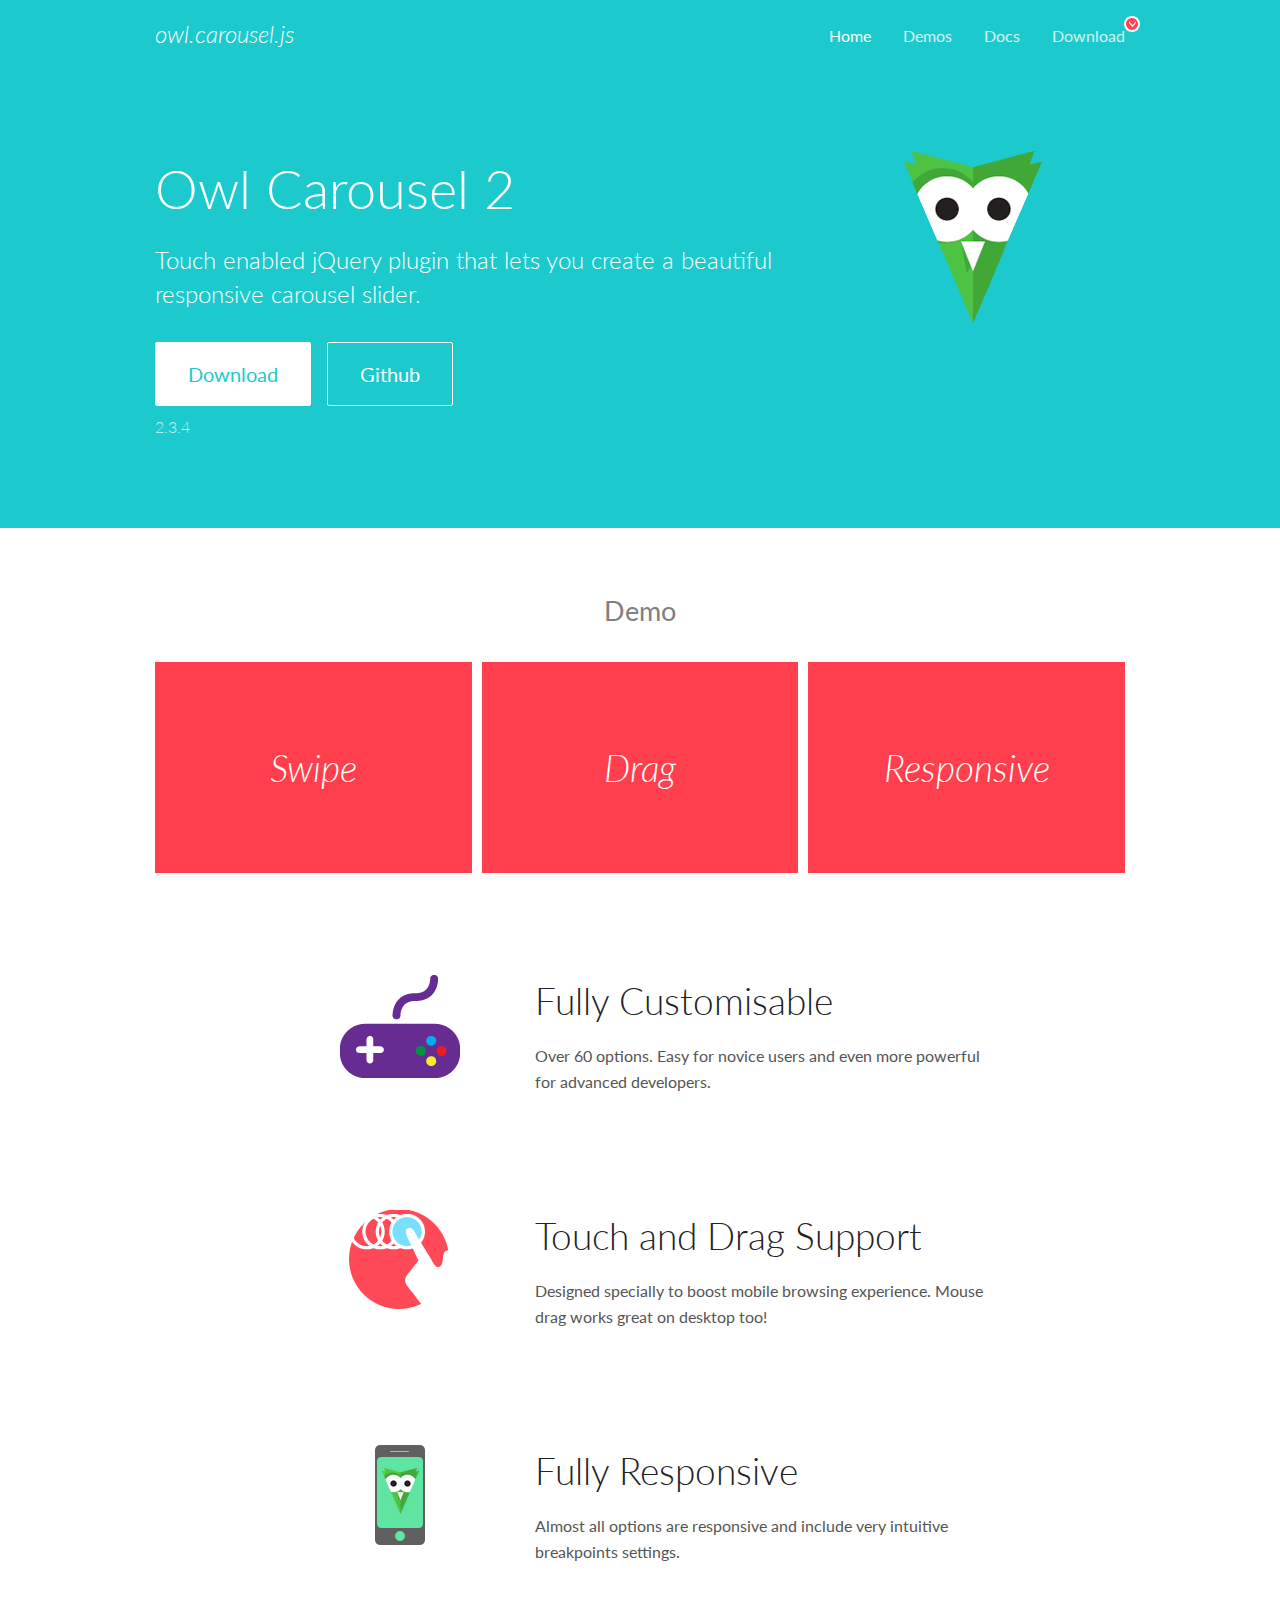
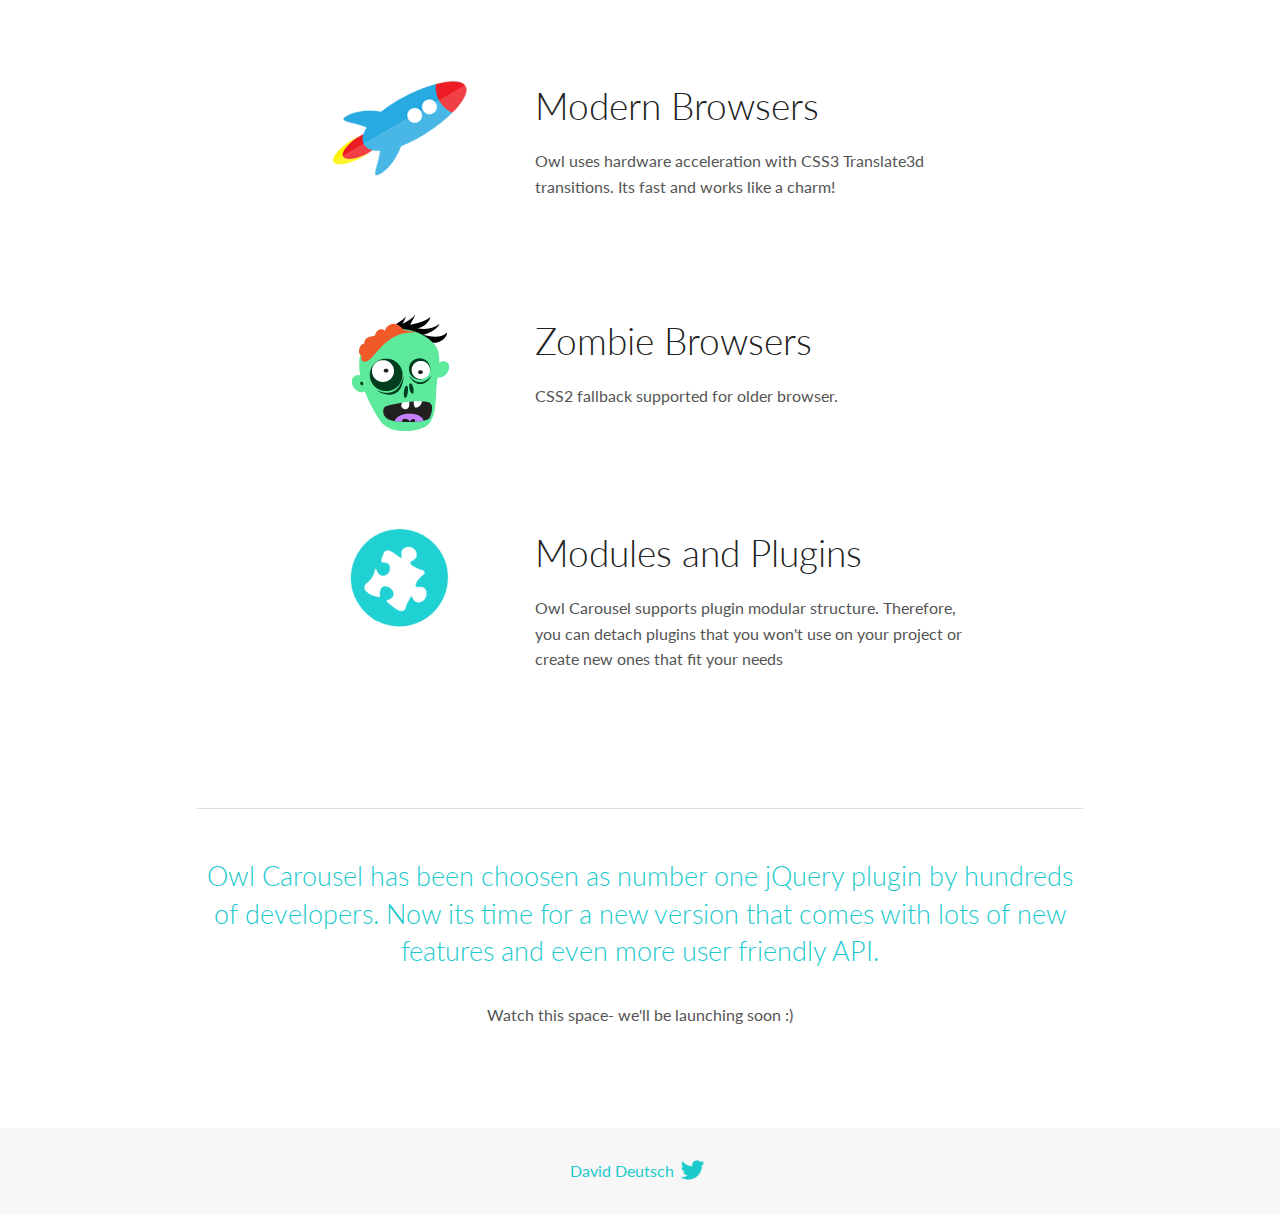
<file: Gym24/OwlCarousel2-2.3.4/OwlCarousel2-2.3.4/docs/index.html>
<!DOCTYPE html>
<html lang="en">
  <head>

    <!-- head -->
    <meta charset="utf-8">
    <meta name="msapplication-tap-highlight" content="no" />
    <meta name="viewport" content="width=device-width, initial-scale=1.0" />
    <meta name="description" content="Touch enabled jQuery plugin that lets you create beautiful responsive carousel slider.">
    <meta name="author" content="David Deutsch">
    <title>
      Home | Owl Carousel | 2.3.4
    </title>

    <!-- Stylesheets -->
    <link href='https://fonts.googleapis.com/css?family=Lato:300,400,700,400italic,300italic' rel='stylesheet' type='text/css'>
    <link rel="stylesheet" href="assets/css/docs.theme.min.css">

    <!-- Owl Stylesheets -->
    <link rel="stylesheet" href="assets/owlcarousel/assets/owl.carousel.min.css">
    <link rel="stylesheet" href="assets/owlcarousel/assets/owl.theme.default.min.css">

    <!-- HTML5 shim and Respond.js IE8 support of HTML5 elements and media queries -->

    <!--[if lt IE 9]>
      <script src="https://oss.maxcdn.com/libs/html5shiv/3.7.0/html5shiv.js"></script>
      <script src="https://oss.maxcdn.com/libs/respond.js/1.3.0/respond.min.js"></script>
    <![endif]-->

    <!-- Favicons -->
    <link rel="apple-touch-icon-precomposed" sizes="144x144" href="assets/ico/apple-touch-icon-144-precomposed.png">
    <link rel="shortcut icon" href="assets/ico/favicon.png">
    <link rel="shortcut icon" href="favicon.ico">

    <!-- Yeah i know js should not be in header. Its required for demos.-->

    <!-- javascript -->
    <script src="assets/vendors/jquery.min.js"></script>
    <script src="assets/owlcarousel/owl.carousel.js"></script>
  </head>
  <body>

    <!-- header -->
    <header class="header">
      <div class="row">
        <div class="large-12 columns">
          <div class="brand left">
            <h3>
              <a href="/OwlCarousel2/">owl.carousel.js</a> 
            </h3>
          </div>
          <a id="toggle-nav" class="right">
            <span></span> <span></span> <span></span> 
          </a> 
          <div class="nav-bar">
            <ul class="clearfix">
              <li class="active">
                <a href="/OwlCarousel2/index.html">Home</a> 
              </li>
              <li> <a href="/OwlCarousel2/demos/demos.html">Demos</a>  </li>
              <li> <a href="/OwlCarousel2/docs/started-welcome.html">Docs</a>  </li>
              <li>
                <a href="https://github.com/OwlCarousel2/OwlCarousel2/archive/2.3.4.zip">Download</a> 
                <span class="download"></span> 
              </li>
            </ul>
          </div>
        </div>
      </div>
    </header>

    <!-- home panel -->
    <section id="hero">
      <div class="row">
        <div class="large-8 medium-8 columns">
          <h1>Owl Carousel 2</h1>
          <h4>Touch enabled jQuery plugin that lets you create a beautiful responsive carousel slider.</h4>
          <a href="https://github.com/OwlCarousel2/OwlCarousel2/archive/2.3.4.zip" class="hero-button">Download</a> 
          <a href="https://github.com/OwlCarousel2/OwlCarousel2" class="hero-button outline">Github</a> 
          <p>2.3.4</p>
        </div>
        <div class="large-4 medium-4 columns">
          <img class="owl-logo" src="assets/img/owl-logo.png" alt="mr. Owl">
        </div>
      </div>
    </section>

    <!-- body -->
    <div class="home-demo">
      <div class="row">
        <div class="large-12 columns">
          <h3>Demo</h3>
          <div class="owl-carousel">
            <div class="item">
              <h2>Swipe</h2>
            </div>
            <div class="item">
              <h2>Drag</h2>
            </div>
            <div class="item">
              <h2>Responsive</h2>
            </div>
            <div class="item">
              <h2>CSS3</h2>
            </div>
            <div class="item">
              <h2>Fast</h2>
            </div>
            <div class="item">
              <h2>Easy</h2>
            </div>
            <div class="item">
              <h2>Free</h2>
            </div>
            <div class="item">
              <h2>Upgradable</h2>
            </div>
            <div class="item">
              <h2>Tons of options</h2>
            </div>
            <div class="item">
              <h2>Infinity</h2>
            </div>
            <div class="item">
              <h2>Auto Width</h2>
            </div>
          </div>
        </div>
      </div>
    </div>
    <script>
      var owl = $('.owl-carousel');
      owl.owlCarousel({
        margin: 10,
        loop: true,
        responsive: {
          0: {
            items: 1
          },
          600: {
            items: 2
          },
          1000: {
            items: 3
          }
        }
      })
    </script>

    <!-- features -->
    <div id="features">
      <div class="row">
        <div class="small-12 medium-9 small-centered columns">
          <section class="row feature">
            <div class="medium-4 small-12 columns">
              <img src="assets/img/feature-options.png" alt="">
            </div>
            <div class="medium-8 small-12 columns">
              <h2>Fully Customisable</h2>
              <p>Over 60 options. Easy for novice users and even more powerful for advanced developers.</p>
            </div>
          </section>
          <section class="row feature">
            <div class="medium-4 small-12 columns">
              <img src="assets/img/feature-drag.png" alt="">
            </div>
            <div class="medium-8 small-12 columns">
              <h2>Touch and Drag Support</h2>
              <p>Designed specially to boost mobile browsing experience. Mouse drag works great on desktop too!</p>
            </div>
          </section>
          <section class="row feature">
            <div class="medium-4 small-12 columns">
              <img src="assets/img/feature-responsive.png" alt="">
            </div>
            <div class="medium-8 small-12 columns">
              <h2>Fully Responsive</h2>
              <p>Almost all options are responsive and include very intuitive breakpoints settings.</p>
            </div>
          </section>
          <section class="row feature">
            <div class="medium-4 small-12 columns">
              <img src="assets/img/feature-modern.png" alt="">
            </div>
            <div class="medium-8 small-12 columns">
              <h2>Modern Browsers</h2>
              <p>Owl uses hardware acceleration with CSS3 Translate3d transitions. Its fast and works like a charm! </p>
            </div>
          </section>
          <section class="row feature">
            <div class="medium-4 small-12 columns">
              <img src="assets/img/feature-zombie.png" alt="">
            </div>
            <div class="medium-8 small-12 columns">
              <h2>Zombie Browsers</h2>
              <p>CSS2 fallback supported for older browser.</p>
            </div>
          </section>
          <section class="row feature">
            <div class="medium-4 small-12 columns">
              <img src="assets/img/feature-module.png" alt="">
            </div>
            <div class="medium-8 small-12 columns">
              <h2>Modules and Plugins</h2>
              <p>Owl Carousel supports plugin modular structure. Therefore, you can detach plugins that you won&#x27;t use on your project or create new ones that fit your needs</p>
            </div>
          </section>
        </div>
      </div>
    </div>

    <!-- footer -->
    <section id="teaser-text">
      <div class="row">
        <div class="small-12 medium-11 small-centered columns">
          <hr>
          <h3 id="owl-carousel-has-been-choosen-as-number-one-jquery-plugin-by-hundreds-of-developers-now-its-time-for-a-new-version-that-comes-with-lots-of-new-features-and-even-more-user-friendly-api-">Owl Carousel has been choosen as number one jQuery plugin by hundreds of developers. Now its time for a new version that comes with lots of new features and even more user friendly API.</h3>
          <p>Watch this space- we&#39;ll be launching soon :)</p>
        </div>
      </div>
    </section>

    <!-- footer -->
    <footer class="footer">
      <div class="row">
        <div class="large-12 columns">
          <h5>
            <a href="/OwlCarousel2/docs/support-contact.html">David Deutsch</a> 
            <a id="custom-tweet-button" href="https://twitter.com/share?url=https://github.com/OwlCarousel2/OwlCarousel2&text=Owl Carousel - This is so awesome! " target="_blank"></a> 
          </h5>
        </div>
      </div>
    </footer>

    <!-- vendors -->
    <script src="assets/vendors/highlight.js"></script>
    <script src="assets/js/app.js"></script>
  </body>
</html>
</file>
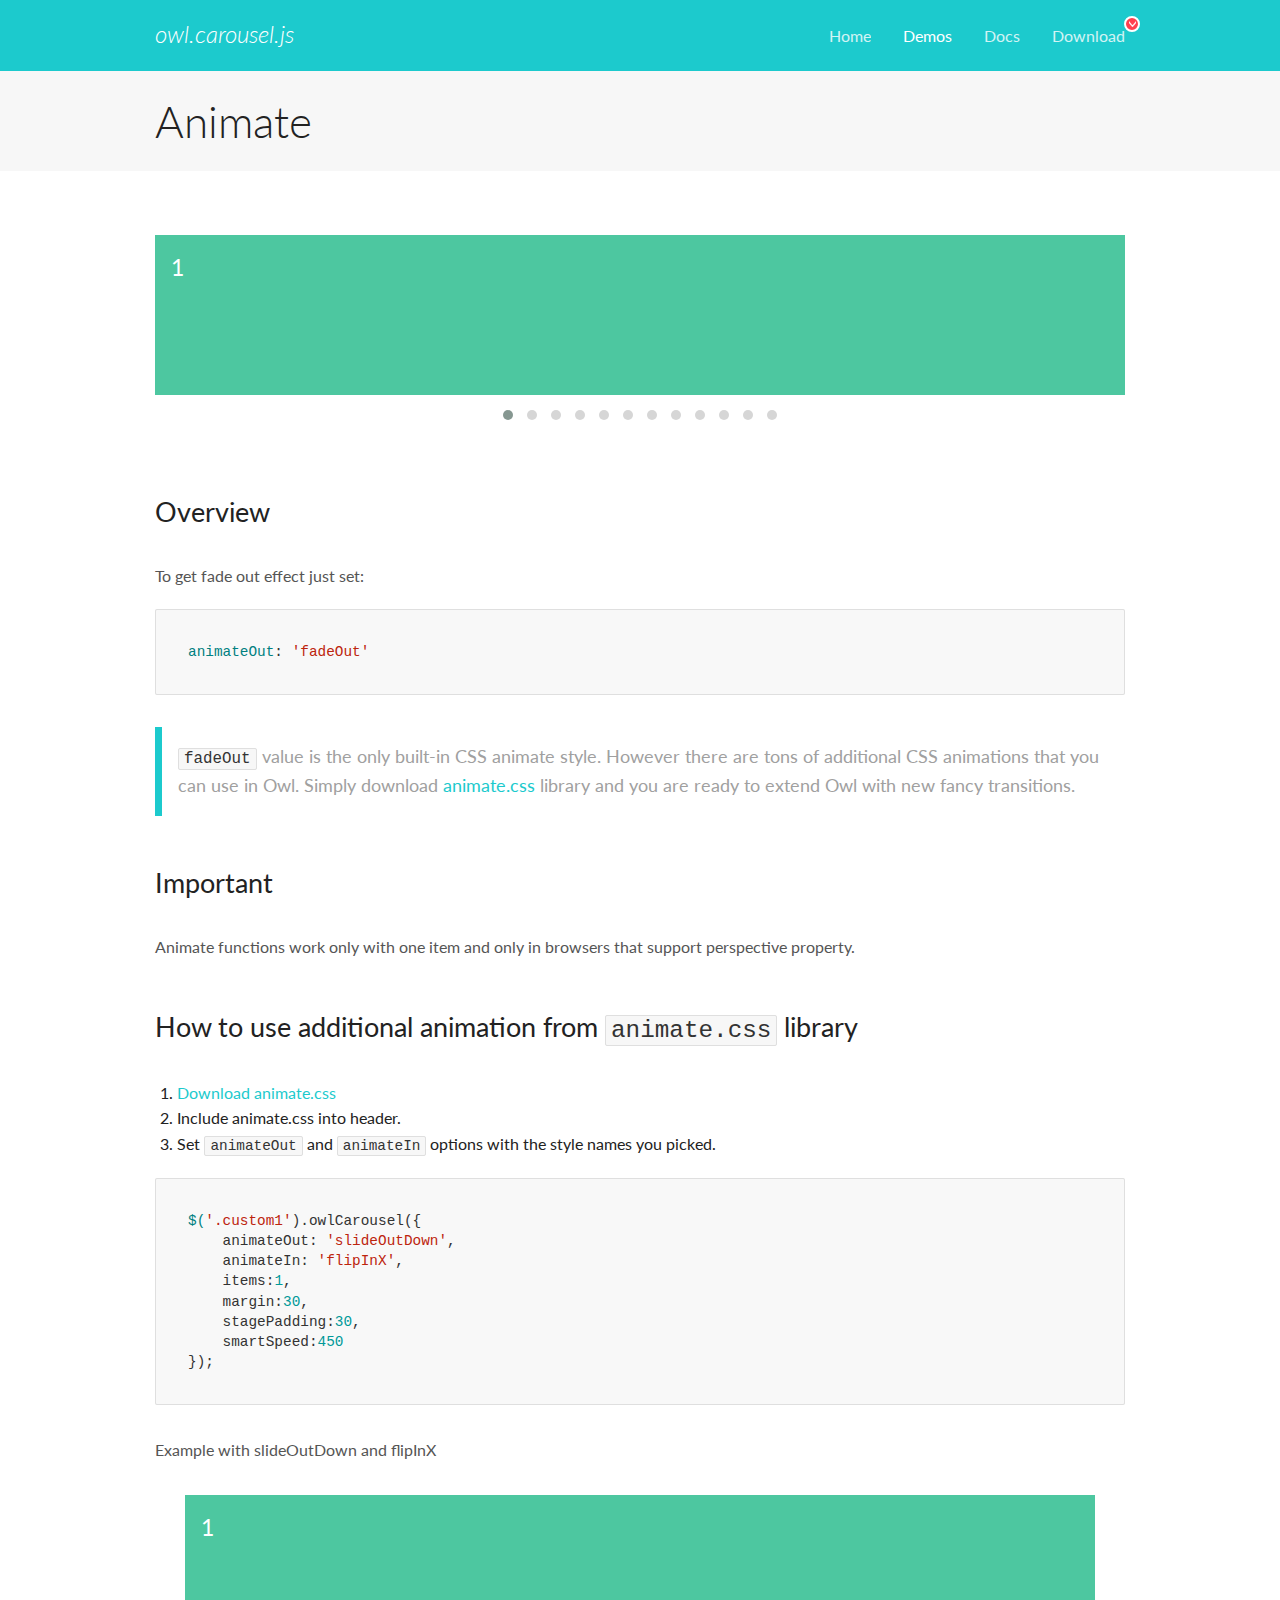
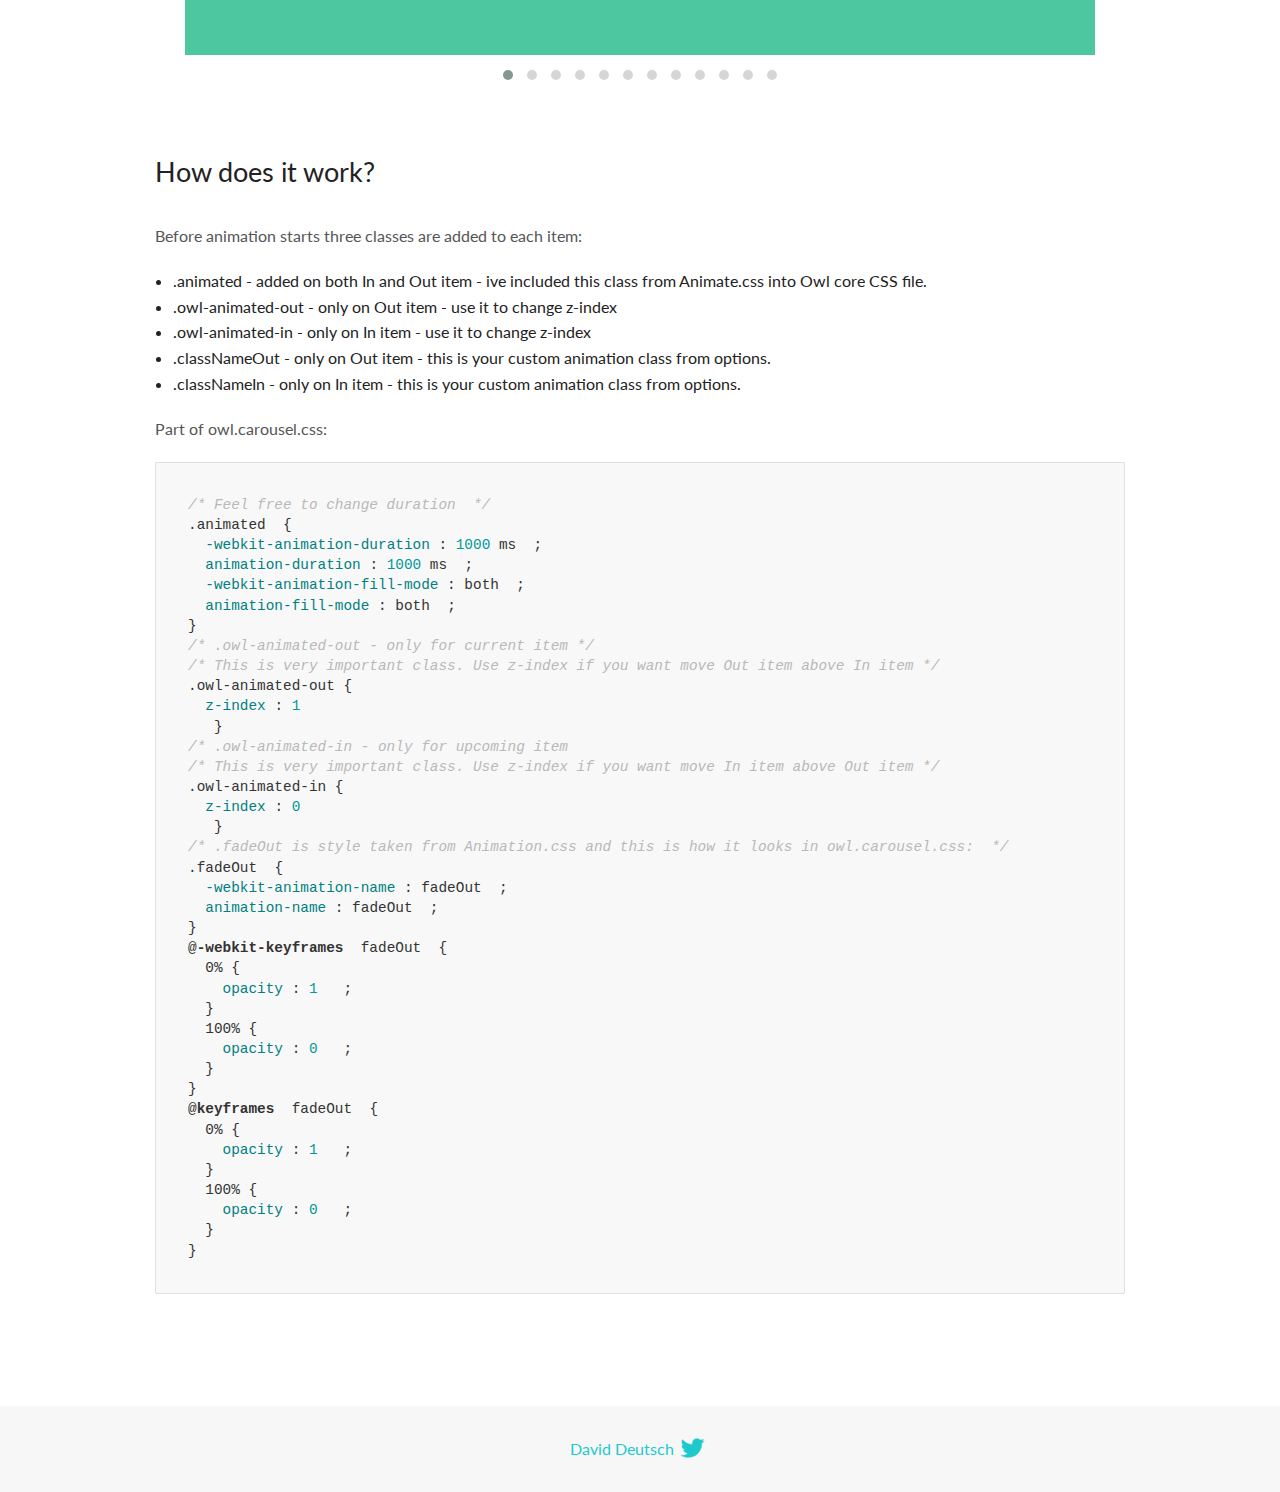
<file: Gym24/OwlCarousel2-2.3.4/OwlCarousel2-2.3.4/docs/demos/animate.html>
<!DOCTYPE html>
<html lang="en">
  <head>

    <!-- head -->
    <meta charset="utf-8">
    <meta name="msapplication-tap-highlight" content="no" />
    <meta name="viewport" content="width=device-width, initial-scale=1.0" />
    <meta name="description" content="Animate carousel">
    <meta name="author" content="David Deutsch">
    <title>
      Animate Demo | Owl Carousel | 2.3.4
    </title>

    <!-- Stylesheets -->
    <link href='https://fonts.googleapis.com/css?family=Lato:300,400,700,400italic,300italic' rel='stylesheet' type='text/css'>
    <link rel="stylesheet" href="../assets/css/docs.theme.min.css">

    <!-- Owl Stylesheets -->
    <link rel="stylesheet" href="../assets/owlcarousel/assets/owl.carousel.min.css">
    <link rel="stylesheet" href="../assets/owlcarousel/assets/owl.theme.default.min.css">

    <!-- HTML5 shim and Respond.js IE8 support of HTML5 elements and media queries -->

    <!--[if lt IE 9]>
      <script src="https://oss.maxcdn.com/libs/html5shiv/3.7.0/html5shiv.js"></script>
      <script src="https://oss.maxcdn.com/libs/respond.js/1.3.0/respond.min.js"></script>
    <![endif]-->

    <!-- Favicons -->
    <link rel="apple-touch-icon-precomposed" sizes="144x144" href="../assets/ico/apple-touch-icon-144-precomposed.png">
    <link rel="shortcut icon" href="../assets/ico/favicon.png">
    <link rel="shortcut icon" href="favicon.ico">

    <!-- Yeah i know js should not be in header. Its required for demos.-->

    <!-- javascript -->
    <script src="../assets/vendors/jquery.min.js"></script>
    <script src="../assets/owlcarousel/owl.carousel.js"></script>
  </head>
  <body>

    <!-- header -->
    <header class="header">
      <div class="row">
        <div class="large-12 columns">
          <div class="brand left">
            <h3>
              <a href="/OwlCarousel2/">owl.carousel.js</a> 
            </h3>
          </div>
          <a id="toggle-nav" class="right">
            <span></span> <span></span> <span></span> 
          </a> 
          <div class="nav-bar">
            <ul class="clearfix">
              <li> <a href="/OwlCarousel2/index.html">Home</a>  </li>
              <li class="active">
                <a href="/OwlCarousel2/demos/demos.html">Demos</a> 
              </li>
              <li> <a href="/OwlCarousel2/docs/started-welcome.html">Docs</a>  </li>
              <li>
                <a href="https://github.com/OwlCarousel2/OwlCarousel2/archive/2.3.4.zip">Download</a> 
                <span class="download"></span> 
              </li>
            </ul>
          </div>
        </div>
      </div>
    </header>

    <!-- title -->
    <section class="title">
      <div class="row">
        <div class="large-12 columns">
          <h1>Animate</h1>
        </div>
      </div>
    </section>

    <!--  Demos -->
    <section id="demos">
      <div class="row">
        <div class="large-12 columns">
          <div class="fadeOut owl-carousel owl-theme">
            <div class="item">
              <h4>1</h4>
            </div>
            <div class="item">
              <h4>2</h4>
            </div>
            <div class="item">
              <h4>3</h4>
            </div>
            <div class="item">
              <h4>4</h4>
            </div>
            <div class="item">
              <h4>5</h4>
            </div>
            <div class="item">
              <h4>6</h4>
            </div>
            <div class="item">
              <h4>7</h4>
            </div>
            <div class="item">
              <h4>8</h4>
            </div>
            <div class="item">
              <h4>9</h4>
            </div>
            <div class="item">
              <h4>10</h4>
            </div>
            <div class="item">
              <h4>11</h4>
            </div>
            <div class="item">
              <h4>12</h4>
            </div>
          </div>
          <h3 id="overview">Overview</h3>
          <p>To get fade out effect just set:</p>
          <pre><code>animateOut: &#39;fadeOut&#39;</code></pre>
          <blockquote>
            <p><code>fadeOut</code> value is the only built-in CSS animate style. However there are tons of additional CSS animations that you can use in Owl. Simply download
              <a href="https://daneden.github.io/animate.css/">animate.css</a>  library and you are ready to extend Owl with new fancy transitions.</p>
          </blockquote>
          <h3 id="important">Important</h3>
          <p>Animate functions work only with one item and only in browsers that support perspective property.</p>
          <h3 id="how-to-use-additional-animation-from-animate-css-library">How to use additional animation from <code>animate.css</code> library</h3>
          <ol>
            <li> <a href="https://daneden.github.io/animate.css/">Download animate.css</a>  </li>
            <li>Include animate.css into header.</li>
            <li>Set <code>animateOut</code> and <code>animateIn</code> options with the style names you picked.</li>
          </ol>
          <pre><code>$(&#39;.custom1&#39;).owlCarousel({
    animateOut: &#39;slideOutDown&#39;,
    animateIn: &#39;flipInX&#39;,
    items:1,
    margin:30,
    stagePadding:30,
    smartSpeed:450
});</code></pre>
          <p>Example with slideOutDown and flipInX</p>
          <div class="custom1 owl-carousel owl-theme">
            <div class="item">
              <h4>1</h4>
            </div>
            <div class="item">
              <h4>2</h4>
            </div>
            <div class="item">
              <h4>3</h4>
            </div>
            <div class="item">
              <h4>4</h4>
            </div>
            <div class="item">
              <h4>5</h4>
            </div>
            <div class="item">
              <h4>6</h4>
            </div>
            <div class="item">
              <h4>7</h4>
            </div>
            <div class="item">
              <h4>8</h4>
            </div>
            <div class="item">
              <h4>9</h4>
            </div>
            <div class="item">
              <h4>10</h4>
            </div>
            <div class="item">
              <h4>11</h4>
            </div>
            <div class="item">
              <h4>12</h4>
            </div>
          </div>
          <h3 id="how-does-it-work-">How does it work?</h3>
          <p>Before animation starts three classes are added to each item:</p>
          <ul>
            <li>.animated - added on both In and Out item - ive included this class from Animate.css into Owl core CSS file.</li>
            <li>.owl-animated-out - only on Out item - use it to change z-index</li>
            <li>.owl-animated-in - only on In item - use it to change z-index</li>
            <li>.classNameOut - only on Out item - this is your custom animation class from options.</li>
            <li>.classNameIn - only on In item - this is your custom animation class from options.</li>
          </ul>
          <p>Part of owl.carousel.css:</p>
          <pre><code class="language-css"><span class="comment">/* Feel free to change duration  */</span> 
<span class="class">.animated</span>  <span class="rules">{
  <span class="rule"><span class="attribute">-webkit-animation-duration</span> :<span class="value"> <span class="number">1000</span> ms</span> </span> ;
  <span class="rule"><span class="attribute">animation-duration</span> :<span class="value"> <span class="number">1000</span> ms</span> </span> ;
  <span class="rule"><span class="attribute">-webkit-animation-fill-mode</span> :<span class="value"> both</span> </span> ;
  <span class="rule"><span class="attribute">animation-fill-mode</span> :<span class="value"> both</span> </span> ;
<span class="rule">}</span> </span> 
<span class="comment">/* .owl-animated-out - only for current item */</span> 
<span class="comment">/* This is very important class. Use z-index if you want move Out item above In item */</span> 
<span class="class">.owl-animated-out</span> <span class="rules">{
  <span class="rule"><span class="attribute">z-index</span> :<span class="value"> <span class="number">1</span> 
</span> </span> </span> }
<span class="comment">/* .owl-animated-in - only for upcoming item
/* This is very important class. Use z-index if you want move In item above Out item */</span> 
<span class="class">.owl-animated-in</span> <span class="rules">{
  <span class="rule"><span class="attribute">z-index</span> :<span class="value"> <span class="number">0</span> 
</span> </span> </span> }
<span class="comment">/* .fadeOut is style taken from Animation.css and this is how it looks in owl.carousel.css:  */</span> 
<span class="class">.fadeOut</span>  <span class="rules">{
  <span class="rule"><span class="attribute">-webkit-animation-name</span> :<span class="value"> fadeOut</span> </span> ;
  <span class="rule"><span class="attribute">animation-name</span> :<span class="value"> fadeOut</span> </span> ;
<span class="rule">}</span> </span> 
<span class="at_rule">@<span class="keyword">-webkit-keyframes</span>  fadeOut </span> {
  0% <span class="rules">{
    <span class="rule"><span class="attribute">opacity</span> :<span class="value"> <span class="number">1</span> </span> </span> ;
  <span class="rule">}</span> </span> 
  100% <span class="rules">{
    <span class="rule"><span class="attribute">opacity</span> :<span class="value"> <span class="number">0</span> </span> </span> ;
  <span class="rule">}</span> </span> 
}
<span class="at_rule">@<span class="keyword">keyframes</span>  fadeOut </span> {
  0% <span class="rules">{
    <span class="rule"><span class="attribute">opacity</span> :<span class="value"> <span class="number">1</span> </span> </span> ;
  <span class="rule">}</span> </span> 
  100% <span class="rules">{
    <span class="rule"><span class="attribute">opacity</span> :<span class="value"> <span class="number">0</span> </span> </span> ;
  <span class="rule">}</span> </span> 
}</code></pre>
          <link rel="stylesheet" href="../assets/css/animate.css">
          <script>
            jQuery(document).ready(function($) {
              $('.fadeOut').owlCarousel({
                items: 1,
                animateOut: 'fadeOut',
                loop: true,
                margin: 10,
              });
              $('.custom1').owlCarousel({
                animateOut: 'slideOutDown',
                animateIn: 'flipInX',
                items: 1,
                margin: 30,
                stagePadding: 30,
                smartSpeed: 450
              });
            });
          </script>
        </div>
      </div>
    </section>

    <!-- footer -->
    <footer class="footer">
      <div class="row">
        <div class="large-12 columns">
          <h5>
            <a href="/OwlCarousel2/docs/support-contact.html">David Deutsch</a> 
            <a id="custom-tweet-button" href="https://twitter.com/share?url=https://github.com/OwlCarousel2/OwlCarousel2&text=Owl Carousel - This is so awesome! " target="_blank"></a> 
          </h5>
        </div>
      </div>
    </footer>

    <!-- vendors -->
    <script src="../assets/vendors/highlight.js"></script>
    <script src="../assets/js/app.js"></script>
  </body>
</html>
</file>
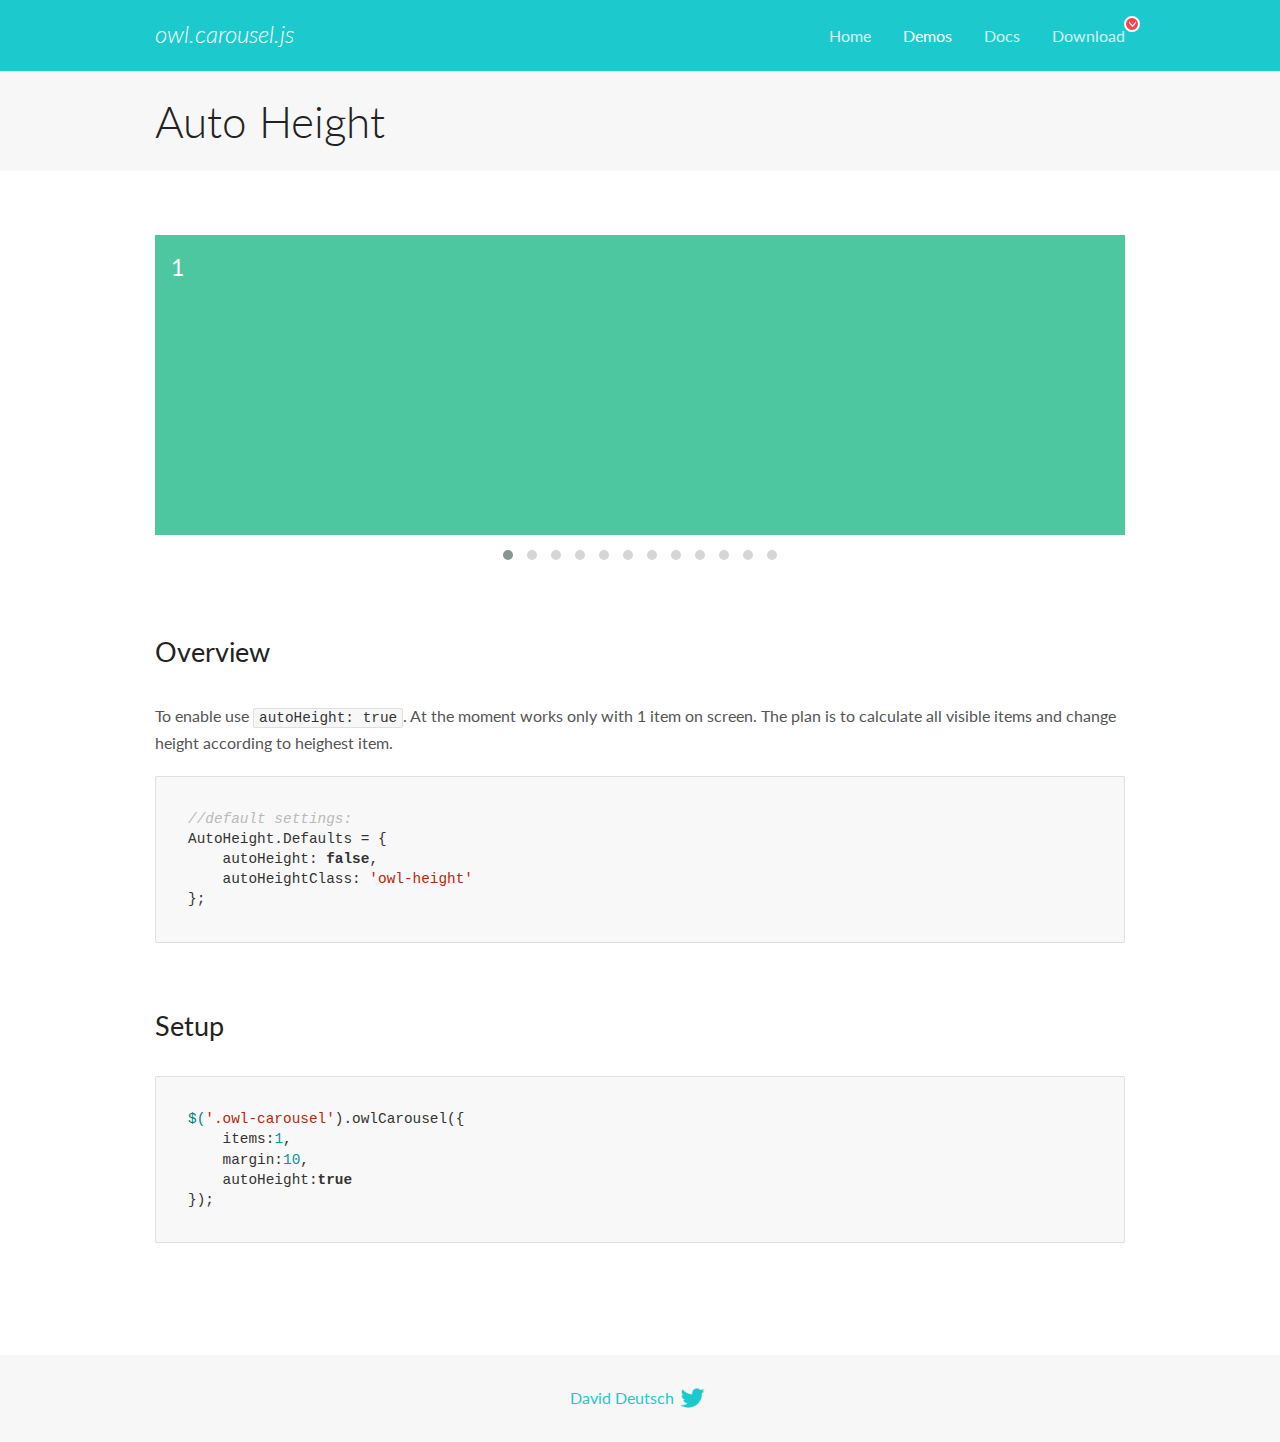
<file: Gym24/OwlCarousel2-2.3.4/OwlCarousel2-2.3.4/docs/demos/autoheight.html>
<!DOCTYPE html>
<html lang="en">
  <head>

    <!-- head -->
    <meta charset="utf-8">
    <meta name="msapplication-tap-highlight" content="no" />
    <meta name="viewport" content="width=device-width, initial-scale=1.0" />
    <meta name="description" content="autoHeight usage demo">
    <meta name="author" content="David Deutsch">
    <title>
      Auto Height Demo | Owl Carousel | 2.3.4
    </title>

    <!-- Stylesheets -->
    <link href='https://fonts.googleapis.com/css?family=Lato:300,400,700,400italic,300italic' rel='stylesheet' type='text/css'>
    <link rel="stylesheet" href="../assets/css/docs.theme.min.css">

    <!-- Owl Stylesheets -->
    <link rel="stylesheet" href="../assets/owlcarousel/assets/owl.carousel.min.css">
    <link rel="stylesheet" href="../assets/owlcarousel/assets/owl.theme.default.min.css">

    <!-- HTML5 shim and Respond.js IE8 support of HTML5 elements and media queries -->

    <!--[if lt IE 9]>
      <script src="https://oss.maxcdn.com/libs/html5shiv/3.7.0/html5shiv.js"></script>
      <script src="https://oss.maxcdn.com/libs/respond.js/1.3.0/respond.min.js"></script>
    <![endif]-->

    <!-- Favicons -->
    <link rel="apple-touch-icon-precomposed" sizes="144x144" href="../assets/ico/apple-touch-icon-144-precomposed.png">
    <link rel="shortcut icon" href="../assets/ico/favicon.png">
    <link rel="shortcut icon" href="favicon.ico">

    <!-- Yeah i know js should not be in header. Its required for demos.-->

    <!-- javascript -->
    <script src="../assets/vendors/jquery.min.js"></script>
    <script src="../assets/owlcarousel/owl.carousel.js"></script>
  </head>
  <body>

    <!-- header -->
    <header class="header">
      <div class="row">
        <div class="large-12 columns">
          <div class="brand left">
            <h3>
              <a href="/OwlCarousel2/">owl.carousel.js</a> 
            </h3>
          </div>
          <a id="toggle-nav" class="right">
            <span></span> <span></span> <span></span> 
          </a> 
          <div class="nav-bar">
            <ul class="clearfix">
              <li> <a href="/OwlCarousel2/index.html">Home</a>  </li>
              <li class="active">
                <a href="/OwlCarousel2/demos/demos.html">Demos</a> 
              </li>
              <li> <a href="/OwlCarousel2/docs/started-welcome.html">Docs</a>  </li>
              <li>
                <a href="https://github.com/OwlCarousel2/OwlCarousel2/archive/2.3.4.zip">Download</a> 
                <span class="download"></span> 
              </li>
            </ul>
          </div>
        </div>
      </div>
    </header>

    <!-- title -->
    <section class="title">
      <div class="row">
        <div class="large-12 columns">
          <h1>Auto Height</h1>
        </div>
      </div>
    </section>

    <!--  Demos -->
    <section id="demos">
      <div class="row">
        <div class="large-12 columns">
          <div class="owl-carousel owl-theme">
            <div class="item" style="height:300px">
              <h4>1</h4>
            </div>
            <div class="item" style="height:100px">
              <h4>2</h4>
            </div>
            <div class="item" style="height:500px">
              <h4>3</h4>
            </div>
            <div class="item" style="height:250px">
              <h4>4</h4>
            </div>
            <div class="item" style="height:400px">
              <h4>5</h4>
            </div>
            <div class="item" style="height:500px">
              <h4>6</h4>
            </div>
            <div class="item" style="height:600px">
              <h4>7</h4>
            </div>
            <div class="item" style="height:400px">
              <h4>8</h4>
            </div>
            <div class="item" style="height:300px">
              <h4>9</h4>
            </div>
            <div class="item" style="height:350px">
              <h4>10</h4>
            </div>
            <div class="item" style="height:200px">
              <h4>11</h4>
            </div>
            <div class="item" style="height:150px">
              <h4>12</h4>
            </div>
          </div>
          <h3 id="overview">Overview</h3>
          <p>To enable use <code>autoHeight: true</code>. At the moment works only with 1 item on screen. The plan is to calculate all visible items and change height according to heighest item.</p>
          <pre><code>//default settings:
AutoHeight.Defaults = {
    autoHeight: false,
    autoHeightClass: &#39;owl-height&#39;
};</code></pre>
          <h3 id="setup">Setup</h3>
          <pre><code>$(&#39;.owl-carousel&#39;).owlCarousel({
    items:1,
    margin:10,
    autoHeight:true
});</code></pre>
          <script>
            $(document).ready(function() {
              $('.owl-carousel').owlCarousel({
                items: 1,
                margin: 10,
                autoHeight: true
              });
            })
          </script>
        </div>
      </div>
    </section>

    <!-- footer -->
    <footer class="footer">
      <div class="row">
        <div class="large-12 columns">
          <h5>
            <a href="/OwlCarousel2/docs/support-contact.html">David Deutsch</a> 
            <a id="custom-tweet-button" href="https://twitter.com/share?url=https://github.com/OwlCarousel2/OwlCarousel2&text=Owl Carousel - This is so awesome! " target="_blank"></a> 
          </h5>
        </div>
      </div>
    </footer>

    <!-- vendors -->
    <script src="../assets/vendors/highlight.js"></script>
    <script src="../assets/js/app.js"></script>
  </body>
</html>
</file>
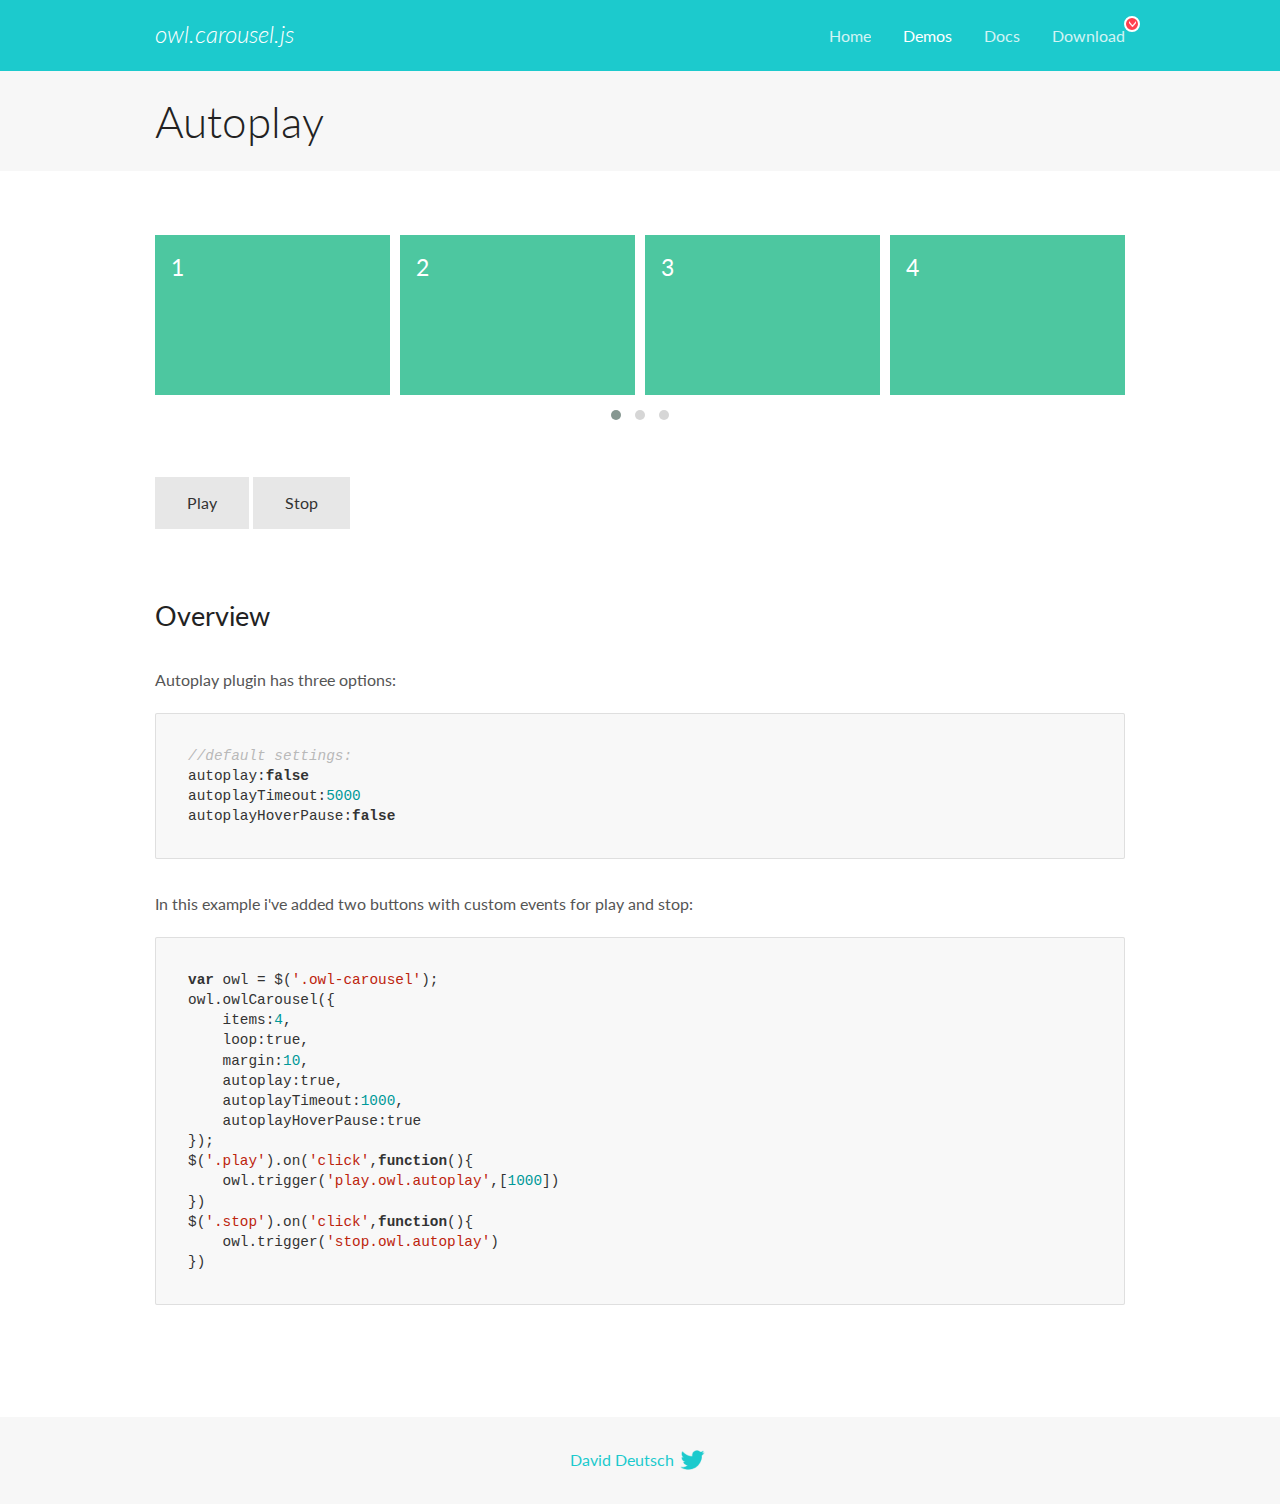
<file: Gym24/OwlCarousel2-2.3.4/OwlCarousel2-2.3.4/docs/demos/autoplay.html>
<!DOCTYPE html>
<html lang="en">
  <head>

    <!-- head -->
    <meta charset="utf-8">
    <meta name="msapplication-tap-highlight" content="no" />
    <meta name="viewport" content="width=device-width, initial-scale=1.0" />
    <meta name="description" content="Autoplay usage demo">
    <meta name="author" content="David Deutsch">
    <title>
      Autoplay Demo | Owl Carousel | 2.3.4
    </title>

    <!-- Stylesheets -->
    <link href='https://fonts.googleapis.com/css?family=Lato:300,400,700,400italic,300italic' rel='stylesheet' type='text/css'>
    <link rel="stylesheet" href="../assets/css/docs.theme.min.css">

    <!-- Owl Stylesheets -->
    <link rel="stylesheet" href="../assets/owlcarousel/assets/owl.carousel.min.css">
    <link rel="stylesheet" href="../assets/owlcarousel/assets/owl.theme.default.min.css">

    <!-- HTML5 shim and Respond.js IE8 support of HTML5 elements and media queries -->

    <!--[if lt IE 9]>
      <script src="https://oss.maxcdn.com/libs/html5shiv/3.7.0/html5shiv.js"></script>
      <script src="https://oss.maxcdn.com/libs/respond.js/1.3.0/respond.min.js"></script>
    <![endif]-->

    <!-- Favicons -->
    <link rel="apple-touch-icon-precomposed" sizes="144x144" href="../assets/ico/apple-touch-icon-144-precomposed.png">
    <link rel="shortcut icon" href="../assets/ico/favicon.png">
    <link rel="shortcut icon" href="favicon.ico">

    <!-- Yeah i know js should not be in header. Its required for demos.-->

    <!-- javascript -->
    <script src="../assets/vendors/jquery.min.js"></script>
    <script src="../assets/owlcarousel/owl.carousel.js"></script>
  </head>
  <body>

    <!-- header -->
    <header class="header">
      <div class="row">
        <div class="large-12 columns">
          <div class="brand left">
            <h3>
              <a href="/OwlCarousel2/">owl.carousel.js</a> 
            </h3>
          </div>
          <a id="toggle-nav" class="right">
            <span></span> <span></span> <span></span> 
          </a> 
          <div class="nav-bar">
            <ul class="clearfix">
              <li> <a href="/OwlCarousel2/index.html">Home</a>  </li>
              <li class="active">
                <a href="/OwlCarousel2/demos/demos.html">Demos</a> 
              </li>
              <li> <a href="/OwlCarousel2/docs/started-welcome.html">Docs</a>  </li>
              <li>
                <a href="https://github.com/OwlCarousel2/OwlCarousel2/archive/2.3.4.zip">Download</a> 
                <span class="download"></span> 
              </li>
            </ul>
          </div>
        </div>
      </div>
    </header>

    <!-- title -->
    <section class="title">
      <div class="row">
        <div class="large-12 columns">
          <h1>Autoplay</h1>
        </div>
      </div>
    </section>

    <!--  Demos -->
    <section id="demos">
      <div class="row">
        <div class="large-12 columns">
          <div class="owl-carousel owl-theme">
            <div class="item">
              <h4>1</h4>
            </div>
            <div class="item">
              <h4>2</h4>
            </div>
            <div class="item">
              <h4>3</h4>
            </div>
            <div class="item">
              <h4>4</h4>
            </div>
            <div class="item">
              <h4>5</h4>
            </div>
            <div class="item">
              <h4>6</h4>
            </div>
            <div class="item">
              <h4>7</h4>
            </div>
            <div class="item">
              <h4>8</h4>
            </div>
            <div class="item">
              <h4>9</h4>
            </div>
            <div class="item">
              <h4>10</h4>
            </div>
            <div class="item">
              <h4>11</h4>
            </div>
            <div class="item">
              <h4>12</h4>
            </div>
          </div>
          <a class="button secondary play">Play</a> 
          <a class="button secondary stop">Stop</a> 
          <h3 id="overview">Overview</h3>
          <p>Autoplay plugin has three options:</p>
          <pre><code>//default settings:
autoplay:false
autoplayTimeout:5000
autoplayHoverPause:false</code></pre>
          <p>In this example i&#39;ve added two buttons with custom events for play and stop:</p>
          <pre><code>var owl = $(&#39;.owl-carousel&#39;);
owl.owlCarousel({
    items:4,
    loop:true,
    margin:10,
    autoplay:true,
    autoplayTimeout:1000,
    autoplayHoverPause:true
});
$(&#39;.play&#39;).on(&#39;click&#39;,function(){
    owl.trigger(&#39;play.owl.autoplay&#39;,[1000])
})
$(&#39;.stop&#39;).on(&#39;click&#39;,function(){
    owl.trigger(&#39;stop.owl.autoplay&#39;)
})</code></pre>
          <script>
            $(document).ready(function() {
              var owl = $('.owl-carousel');
              owl.owlCarousel({
                items: 4,
                loop: true,
                margin: 10,
                autoplay: true,
                autoplayTimeout: 1000,
                autoplayHoverPause: true
              });
              $('.play').on('click', function() {
                owl.trigger('play.owl.autoplay', [1000])
              })
              $('.stop').on('click', function() {
                owl.trigger('stop.owl.autoplay')
              })
            })
          </script>
        </div>
      </div>
    </section>

    <!-- footer -->
    <footer class="footer">
      <div class="row">
        <div class="large-12 columns">
          <h5>
            <a href="/OwlCarousel2/docs/support-contact.html">David Deutsch</a> 
            <a id="custom-tweet-button" href="https://twitter.com/share?url=https://github.com/OwlCarousel2/OwlCarousel2&text=Owl Carousel - This is so awesome! " target="_blank"></a> 
          </h5>
        </div>
      </div>
    </footer>

    <!-- vendors -->
    <script src="../assets/vendors/highlight.js"></script>
    <script src="../assets/js/app.js"></script>
  </body>
</html>
</file>
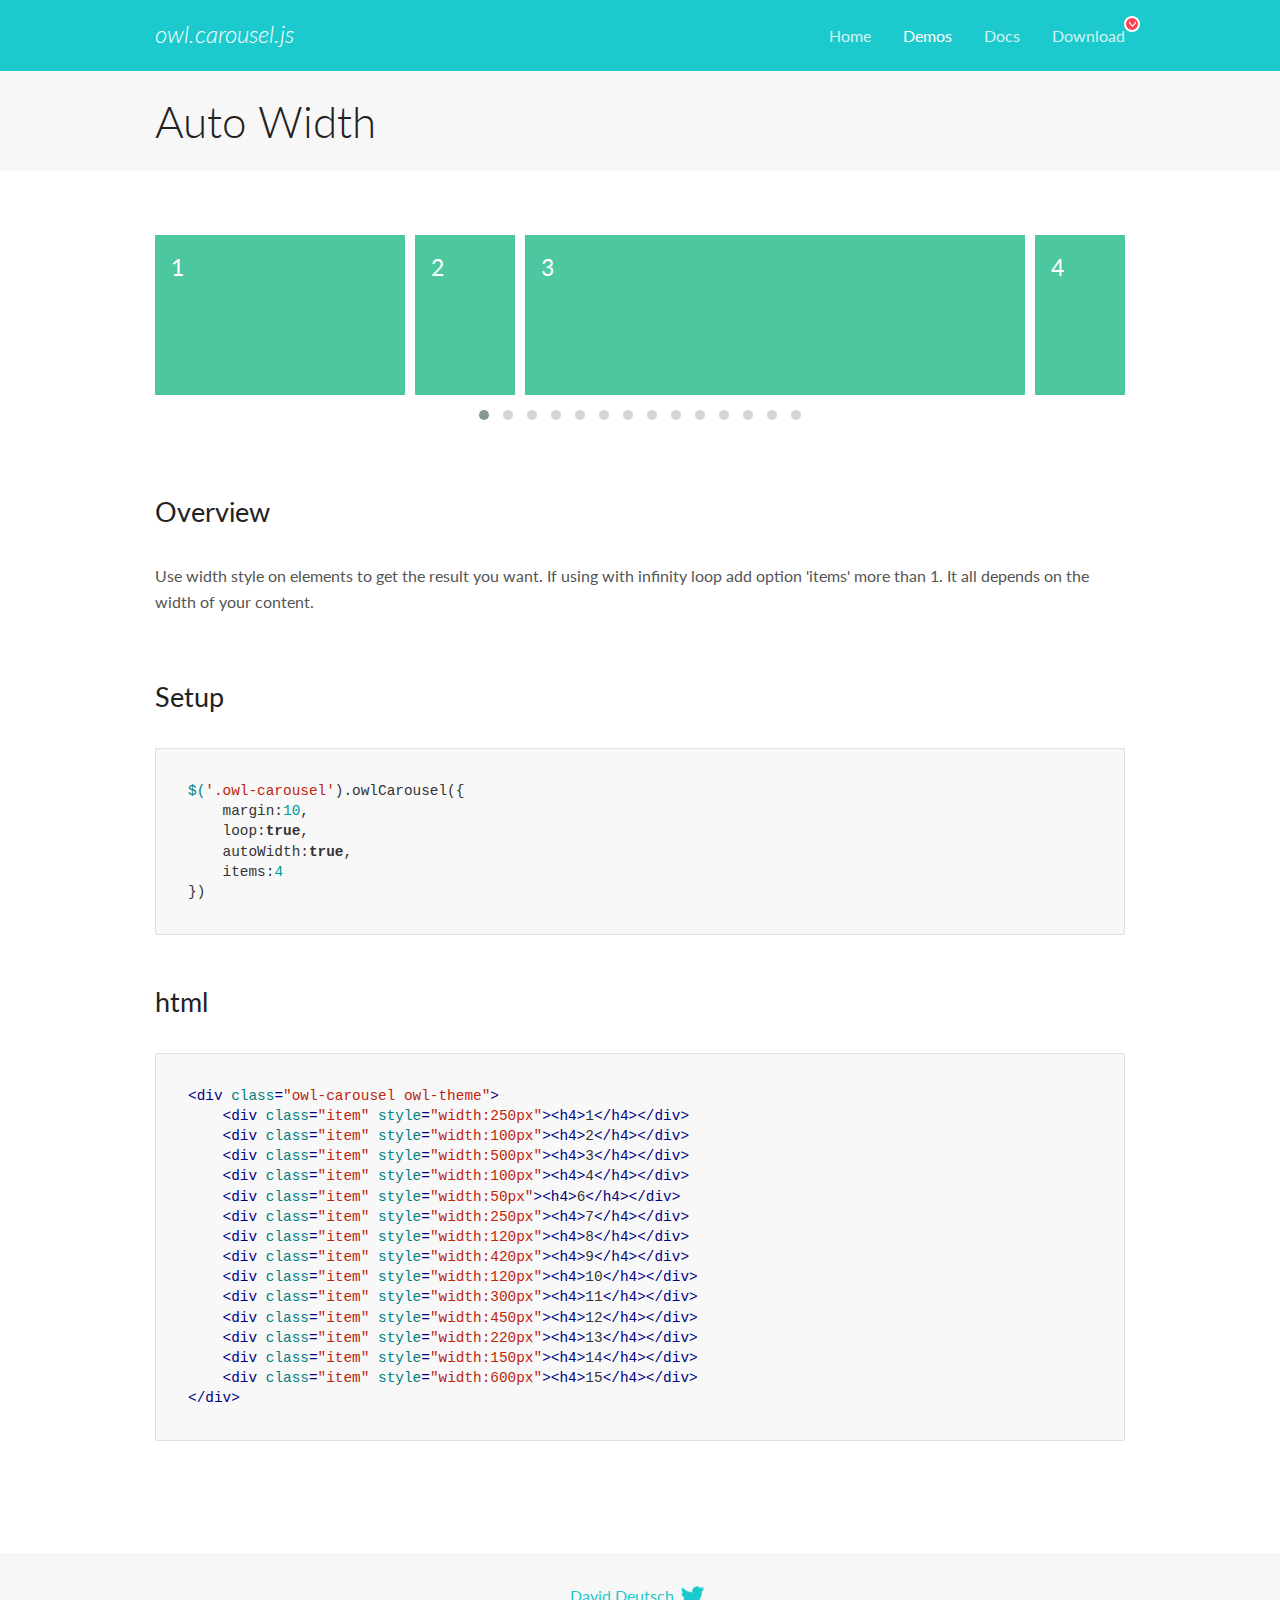
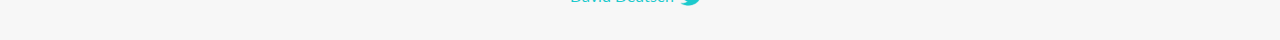
<file: Gym24/OwlCarousel2-2.3.4/OwlCarousel2-2.3.4/docs/demos/autowidth.html>
<!DOCTYPE html>
<html lang="en">
  <head>

    <!-- head -->
    <meta charset="utf-8">
    <meta name="msapplication-tap-highlight" content="no" />
    <meta name="viewport" content="width=device-width, initial-scale=1.0" />
    <meta name="description" content="Auto Width">
    <meta name="author" content="David Deutsch">
    <title>
      Auto Width Demo | Owl Carousel | 2.3.4
    </title>

    <!-- Stylesheets -->
    <link href='https://fonts.googleapis.com/css?family=Lato:300,400,700,400italic,300italic' rel='stylesheet' type='text/css'>
    <link rel="stylesheet" href="../assets/css/docs.theme.min.css">

    <!-- Owl Stylesheets -->
    <link rel="stylesheet" href="../assets/owlcarousel/assets/owl.carousel.min.css">
    <link rel="stylesheet" href="../assets/owlcarousel/assets/owl.theme.default.min.css">

    <!-- HTML5 shim and Respond.js IE8 support of HTML5 elements and media queries -->

    <!--[if lt IE 9]>
      <script src="https://oss.maxcdn.com/libs/html5shiv/3.7.0/html5shiv.js"></script>
      <script src="https://oss.maxcdn.com/libs/respond.js/1.3.0/respond.min.js"></script>
    <![endif]-->

    <!-- Favicons -->
    <link rel="apple-touch-icon-precomposed" sizes="144x144" href="../assets/ico/apple-touch-icon-144-precomposed.png">
    <link rel="shortcut icon" href="../assets/ico/favicon.png">
    <link rel="shortcut icon" href="favicon.ico">

    <!-- Yeah i know js should not be in header. Its required for demos.-->

    <!-- javascript -->
    <script src="../assets/vendors/jquery.min.js"></script>
    <script src="../assets/owlcarousel/owl.carousel.js"></script>
  </head>
  <body>

    <!-- header -->
    <header class="header">
      <div class="row">
        <div class="large-12 columns">
          <div class="brand left">
            <h3>
              <a href="/OwlCarousel2/">owl.carousel.js</a> 
            </h3>
          </div>
          <a id="toggle-nav" class="right">
            <span></span> <span></span> <span></span> 
          </a> 
          <div class="nav-bar">
            <ul class="clearfix">
              <li> <a href="/OwlCarousel2/index.html">Home</a>  </li>
              <li class="active">
                <a href="/OwlCarousel2/demos/demos.html">Demos</a> 
              </li>
              <li> <a href="/OwlCarousel2/docs/started-welcome.html">Docs</a>  </li>
              <li>
                <a href="https://github.com/OwlCarousel2/OwlCarousel2/archive/2.3.4.zip">Download</a> 
                <span class="download"></span> 
              </li>
            </ul>
          </div>
        </div>
      </div>
    </header>

    <!-- title -->
    <section class="title">
      <div class="row">
        <div class="large-12 columns">
          <h1>Auto Width</h1>
        </div>
      </div>
    </section>

    <!--  Demos -->
    <section id="demos">
      <div class="row">
        <div class="large-12 columns">
          <div class="owl-carousel owl-theme">
            <div class="item" style="width:250px">
              <h4>1</h4>
            </div>
            <div class="item" style="width:100px">
              <h4>2</h4>
            </div>
            <div class="item" style="width:500px">
              <h4>3</h4>
            </div>
            <div class="item" style="width:100px">
              <h4>4</h4>
            </div>
            <div class="item" style="width:50px">
              <h4>6</h4>
            </div>
            <div class="item" style="width:250px">
              <h4>7</h4>
            </div>
            <div class="item" style="width:120px">
              <h4>8</h4>
            </div>
            <div class="item" style="width:420px">
              <h4>9</h4>
            </div>
            <div class="item" style="width:120px">
              <h4>10</h4>
            </div>
            <div class="item" style="width:300px">
              <h4>11</h4>
            </div>
            <div class="item" style="width:450px">
              <h4>12</h4>
            </div>
            <div class="item" style="width:220px">
              <h4>13</h4>
            </div>
            <div class="item" style="width:150px">
              <h4>14</h4>
            </div>
            <div class="item" style="width:600px">
              <h4>15</h4>
            </div>
          </div>
          <h3 id="overview">Overview</h3>
          <p>Use width style on elements to get the result you want. If using with infinity loop add option &#39;items&#39; more than 1. It all depends on the width of your content.</p>
          <h3 id="setup">Setup</h3>
          <pre><code>$(&#39;.owl-carousel&#39;).owlCarousel({
    margin:10,
    loop:true,
    autoWidth:true,
    items:4
})</code></pre>
          <h3 id="html">html</h3>
          <pre><code>&lt;div class=&quot;owl-carousel owl-theme&quot;&gt;
    &lt;div class=&quot;item&quot; style=&quot;width:250px&quot;&gt;&lt;h4&gt;1&lt;/h4&gt;&lt;/div&gt;
    &lt;div class=&quot;item&quot; style=&quot;width:100px&quot;&gt;&lt;h4&gt;2&lt;/h4&gt;&lt;/div&gt;
    &lt;div class=&quot;item&quot; style=&quot;width:500px&quot;&gt;&lt;h4&gt;3&lt;/h4&gt;&lt;/div&gt;
    &lt;div class=&quot;item&quot; style=&quot;width:100px&quot;&gt;&lt;h4&gt;4&lt;/h4&gt;&lt;/div&gt;
    &lt;div class=&quot;item&quot; style=&quot;width:50px&quot;&gt;&lt;h4&gt;6&lt;/h4&gt;&lt;/div&gt;
    &lt;div class=&quot;item&quot; style=&quot;width:250px&quot;&gt;&lt;h4&gt;7&lt;/h4&gt;&lt;/div&gt;
    &lt;div class=&quot;item&quot; style=&quot;width:120px&quot;&gt;&lt;h4&gt;8&lt;/h4&gt;&lt;/div&gt;
    &lt;div class=&quot;item&quot; style=&quot;width:420px&quot;&gt;&lt;h4&gt;9&lt;/h4&gt;&lt;/div&gt;
    &lt;div class=&quot;item&quot; style=&quot;width:120px&quot;&gt;&lt;h4&gt;10&lt;/h4&gt;&lt;/div&gt;
    &lt;div class=&quot;item&quot; style=&quot;width:300px&quot;&gt;&lt;h4&gt;11&lt;/h4&gt;&lt;/div&gt;
    &lt;div class=&quot;item&quot; style=&quot;width:450px&quot;&gt;&lt;h4&gt;12&lt;/h4&gt;&lt;/div&gt;
    &lt;div class=&quot;item&quot; style=&quot;width:220px&quot;&gt;&lt;h4&gt;13&lt;/h4&gt;&lt;/div&gt;
    &lt;div class=&quot;item&quot; style=&quot;width:150px&quot;&gt;&lt;h4&gt;14&lt;/h4&gt;&lt;/div&gt;
    &lt;div class=&quot;item&quot; style=&quot;width:600px&quot;&gt;&lt;h4&gt;15&lt;/h4&gt;&lt;/div&gt;
&lt;/div&gt;</code></pre>
          <script>
            $(document).ready(function() {
              $('.owl-carousel').owlCarousel({
                margin: 10,
                loop: true,
                autoWidth: true,
                items: 4
              })
            })
          </script>
        </div>
      </div>
    </section>

    <!-- footer -->
    <footer class="footer">
      <div class="row">
        <div class="large-12 columns">
          <h5>
            <a href="/OwlCarousel2/docs/support-contact.html">David Deutsch</a> 
            <a id="custom-tweet-button" href="https://twitter.com/share?url=https://github.com/OwlCarousel2/OwlCarousel2&text=Owl Carousel - This is so awesome! " target="_blank"></a> 
          </h5>
        </div>
      </div>
    </footer>

    <!-- vendors -->
    <script src="../assets/vendors/highlight.js"></script>
    <script src="../assets/js/app.js"></script>
  </body>
</html>
</file>
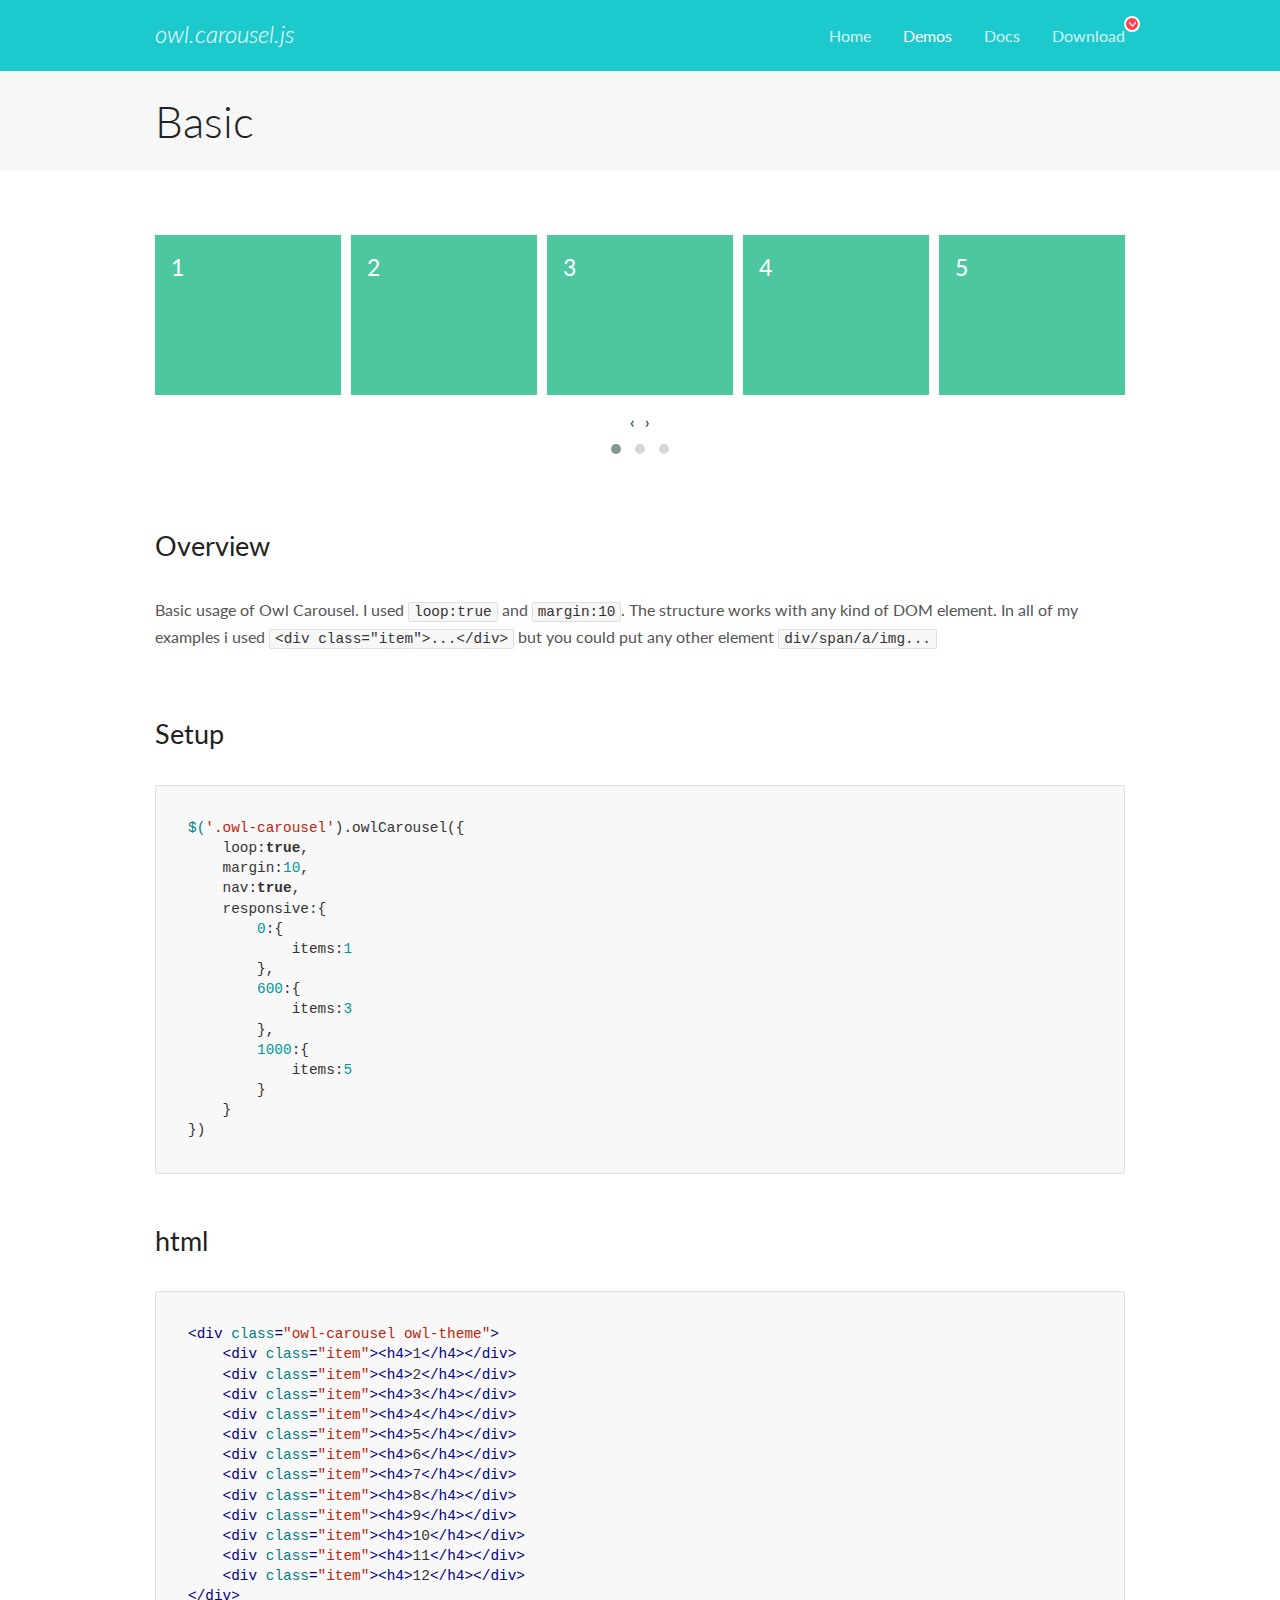
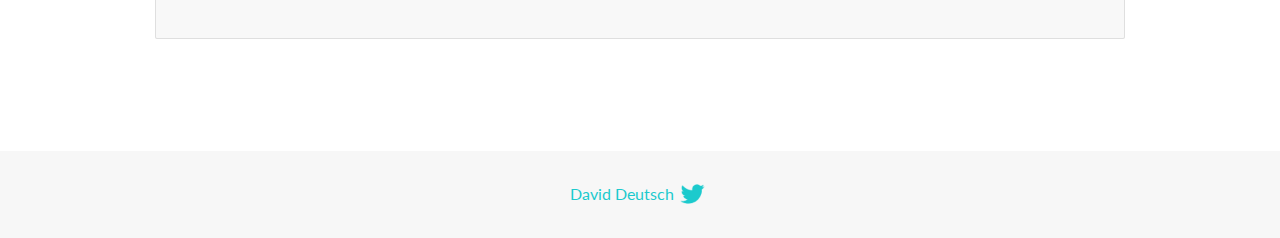
<file: Gym24/OwlCarousel2-2.3.4/OwlCarousel2-2.3.4/docs/demos/basic.html>
<!DOCTYPE html>
<html lang="en">
  <head>

    <!-- head -->
    <meta charset="utf-8">
    <meta name="msapplication-tap-highlight" content="no" />
    <meta name="viewport" content="width=device-width, initial-scale=1.0" />
    <meta name="description" content="Basic usage demo">
    <meta name="author" content="David Deutsch">
    <title>
      Basic Demo | Owl Carousel | 2.3.4
    </title>

    <!-- Stylesheets -->
    <link href='https://fonts.googleapis.com/css?family=Lato:300,400,700,400italic,300italic' rel='stylesheet' type='text/css'>
    <link rel="stylesheet" href="../assets/css/docs.theme.min.css">

    <!-- Owl Stylesheets -->
    <link rel="stylesheet" href="../assets/owlcarousel/assets/owl.carousel.min.css">
    <link rel="stylesheet" href="../assets/owlcarousel/assets/owl.theme.default.min.css">

    <!-- HTML5 shim and Respond.js IE8 support of HTML5 elements and media queries -->

    <!--[if lt IE 9]>
      <script src="https://oss.maxcdn.com/libs/html5shiv/3.7.0/html5shiv.js"></script>
      <script src="https://oss.maxcdn.com/libs/respond.js/1.3.0/respond.min.js"></script>
    <![endif]-->

    <!-- Favicons -->
    <link rel="apple-touch-icon-precomposed" sizes="144x144" href="../assets/ico/apple-touch-icon-144-precomposed.png">
    <link rel="shortcut icon" href="../assets/ico/favicon.png">
    <link rel="shortcut icon" href="favicon.ico">

    <!-- Yeah i know js should not be in header. Its required for demos.-->

    <!-- javascript -->
    <script src="../assets/vendors/jquery.min.js"></script>
    <script src="../assets/owlcarousel/owl.carousel.js"></script>
  </head>
  <body>

    <!-- header -->
    <header class="header">
      <div class="row">
        <div class="large-12 columns">
          <div class="brand left">
            <h3>
              <a href="/OwlCarousel2/">owl.carousel.js</a> 
            </h3>
          </div>
          <a id="toggle-nav" class="right">
            <span></span> <span></span> <span></span> 
          </a> 
          <div class="nav-bar">
            <ul class="clearfix">
              <li> <a href="/OwlCarousel2/index.html">Home</a>  </li>
              <li class="active">
                <a href="/OwlCarousel2/demos/demos.html">Demos</a> 
              </li>
              <li> <a href="/OwlCarousel2/docs/started-welcome.html">Docs</a>  </li>
              <li>
                <a href="https://github.com/OwlCarousel2/OwlCarousel2/archive/2.3.4.zip">Download</a> 
                <span class="download"></span> 
              </li>
            </ul>
          </div>
        </div>
      </div>
    </header>

    <!-- title -->
    <section class="title">
      <div class="row">
        <div class="large-12 columns">
          <h1>Basic</h1>
        </div>
      </div>
    </section>

    <!--  Demos -->
    <section id="demos">
      <div class="row">
        <div class="large-12 columns">
          <div class="owl-carousel owl-theme">
            <div class="item">
              <h4>1</h4>
            </div>
            <div class="item">
              <h4>2</h4>
            </div>
            <div class="item">
              <h4>3</h4>
            </div>
            <div class="item">
              <h4>4</h4>
            </div>
            <div class="item">
              <h4>5</h4>
            </div>
            <div class="item">
              <h4>6</h4>
            </div>
            <div class="item">
              <h4>7</h4>
            </div>
            <div class="item">
              <h4>8</h4>
            </div>
            <div class="item">
              <h4>9</h4>
            </div>
            <div class="item">
              <h4>10</h4>
            </div>
            <div class="item">
              <h4>11</h4>
            </div>
            <div class="item">
              <h4>12</h4>
            </div>
          </div>
          <h3 id="overview">Overview</h3>
          <p>Basic usage of Owl Carousel. I used <code>loop:true</code> and <code>margin:10</code>. The structure works with any kind of DOM element. In all of my examples i used <code>&lt;div class=&quot;item&quot;&gt;...&lt;/div&gt;</code> but you could
            put any other element <code>div/span/a/img...</code></p>
          <h3 id="setup">Setup</h3>
          <pre><code>$(&#39;.owl-carousel&#39;).owlCarousel({
    loop:true,
    margin:10,
    nav:true,
    responsive:{
        0:{
            items:1
        },
        600:{
            items:3
        },
        1000:{
            items:5
        }
    }
})</code></pre>
          <h3 id="html">html</h3>
          <pre><code>&lt;div class=&quot;owl-carousel owl-theme&quot;&gt;
    &lt;div class=&quot;item&quot;&gt;&lt;h4&gt;1&lt;/h4&gt;&lt;/div&gt;
    &lt;div class=&quot;item&quot;&gt;&lt;h4&gt;2&lt;/h4&gt;&lt;/div&gt;
    &lt;div class=&quot;item&quot;&gt;&lt;h4&gt;3&lt;/h4&gt;&lt;/div&gt;
    &lt;div class=&quot;item&quot;&gt;&lt;h4&gt;4&lt;/h4&gt;&lt;/div&gt;
    &lt;div class=&quot;item&quot;&gt;&lt;h4&gt;5&lt;/h4&gt;&lt;/div&gt;
    &lt;div class=&quot;item&quot;&gt;&lt;h4&gt;6&lt;/h4&gt;&lt;/div&gt;
    &lt;div class=&quot;item&quot;&gt;&lt;h4&gt;7&lt;/h4&gt;&lt;/div&gt;
    &lt;div class=&quot;item&quot;&gt;&lt;h4&gt;8&lt;/h4&gt;&lt;/div&gt;
    &lt;div class=&quot;item&quot;&gt;&lt;h4&gt;9&lt;/h4&gt;&lt;/div&gt;
    &lt;div class=&quot;item&quot;&gt;&lt;h4&gt;10&lt;/h4&gt;&lt;/div&gt;
    &lt;div class=&quot;item&quot;&gt;&lt;h4&gt;11&lt;/h4&gt;&lt;/div&gt;
    &lt;div class=&quot;item&quot;&gt;&lt;h4&gt;12&lt;/h4&gt;&lt;/div&gt;
&lt;/div&gt;</code></pre>
          <script>
            $(document).ready(function() {
              var owl = $('.owl-carousel');
              owl.owlCarousel({
                margin: 10,
                nav: true,
                loop: true,
                responsive: {
                  0: {
                    items: 1
                  },
                  600: {
                    items: 3
                  },
                  1000: {
                    items: 5
                  }
                }
              })
            })
          </script>
        </div>
      </div>
    </section>

    <!-- footer -->
    <footer class="footer">
      <div class="row">
        <div class="large-12 columns">
          <h5>
            <a href="/OwlCarousel2/docs/support-contact.html">David Deutsch</a> 
            <a id="custom-tweet-button" href="https://twitter.com/share?url=https://github.com/OwlCarousel2/OwlCarousel2&text=Owl Carousel - This is so awesome! " target="_blank"></a> 
          </h5>
        </div>
      </div>
    </footer>

    <!-- vendors -->
    <script src="../assets/vendors/highlight.js"></script>
    <script src="../assets/js/app.js"></script>
  </body>
</html>
</file>
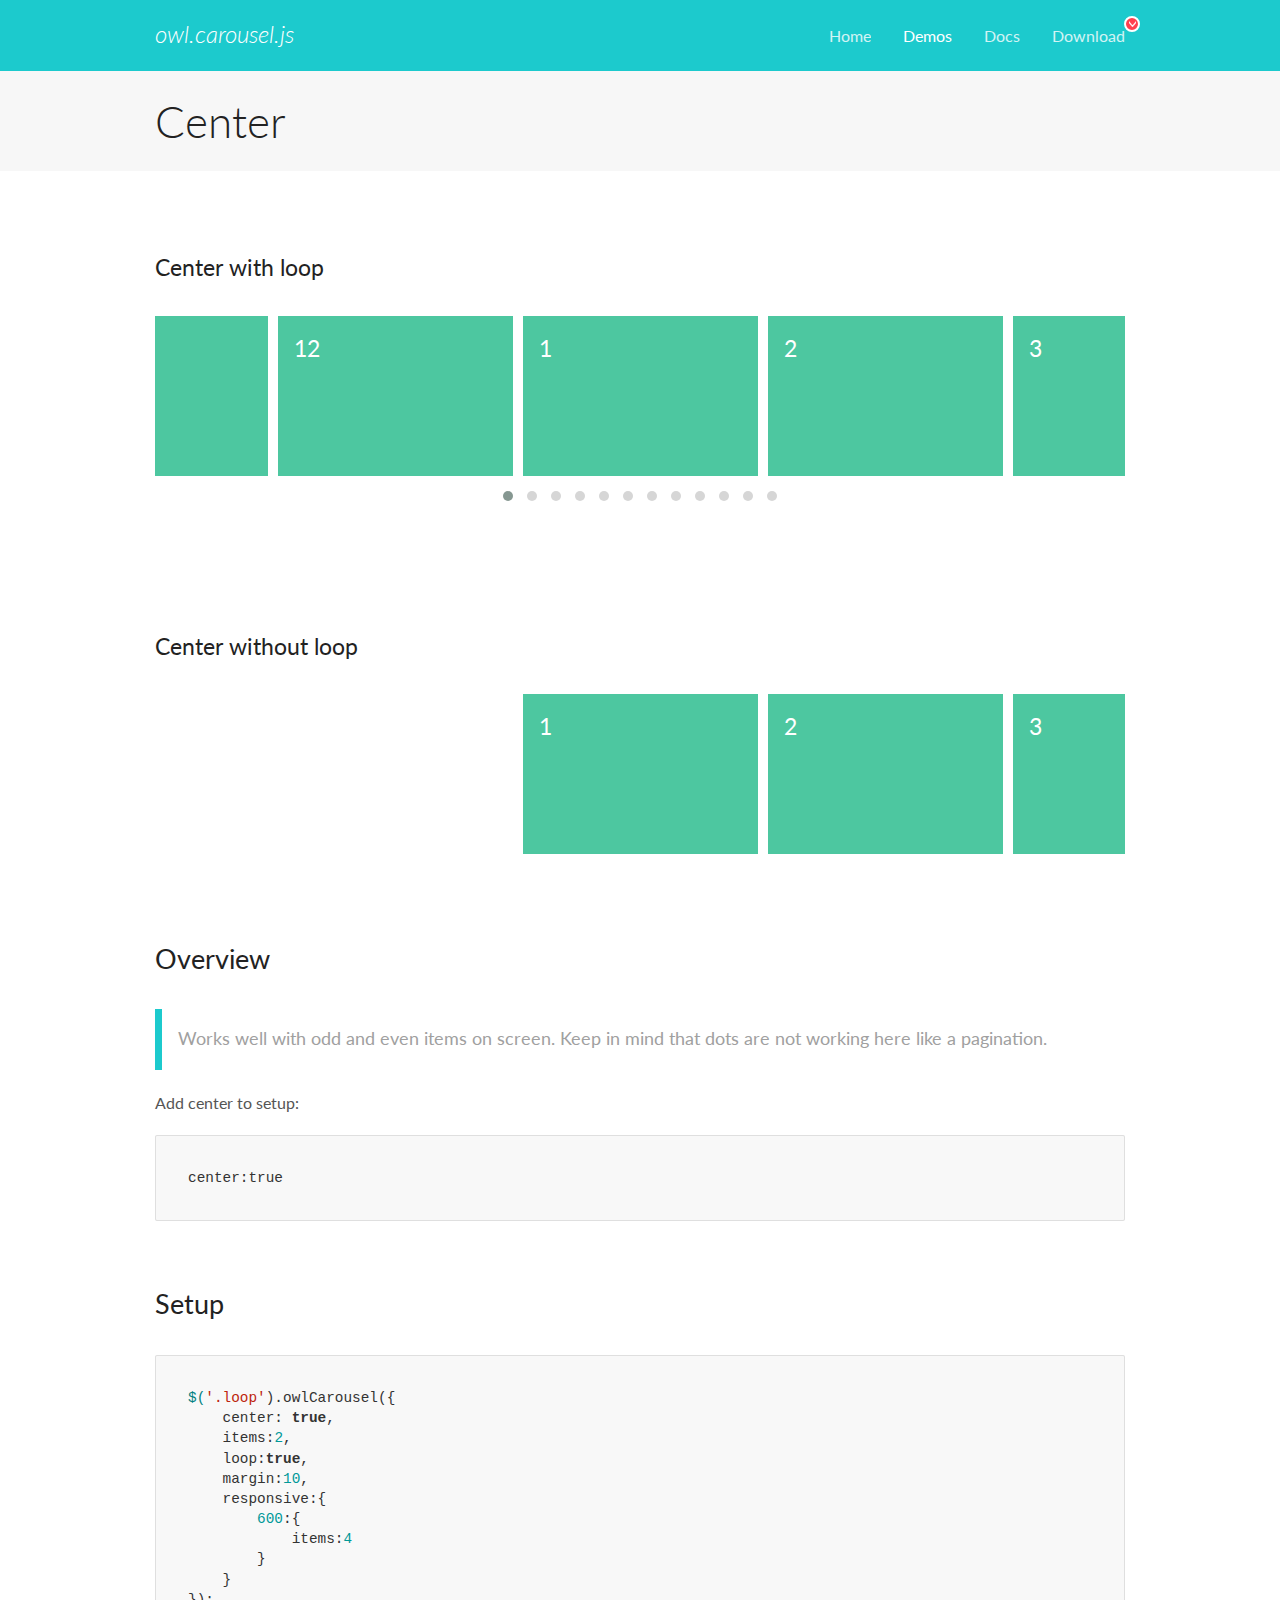
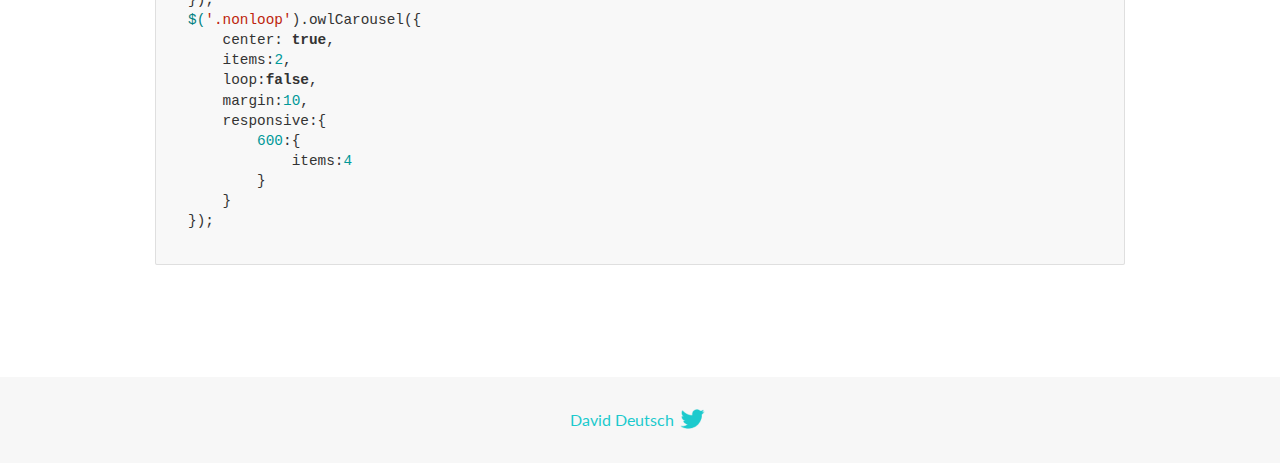
<file: Gym24/OwlCarousel2-2.3.4/OwlCarousel2-2.3.4/docs/demos/center.html>
<!DOCTYPE html>
<html lang="en">
  <head>

    <!-- head -->
    <meta charset="utf-8">
    <meta name="msapplication-tap-highlight" content="no" />
    <meta name="viewport" content="width=device-width, initial-scale=1.0" />
    <meta name="description" content="Center carousel">
    <meta name="author" content="David Deutsch">
    <title>
      Center Demo | Owl Carousel | 2.3.4
    </title>

    <!-- Stylesheets -->
    <link href='https://fonts.googleapis.com/css?family=Lato:300,400,700,400italic,300italic' rel='stylesheet' type='text/css'>
    <link rel="stylesheet" href="../assets/css/docs.theme.min.css">

    <!-- Owl Stylesheets -->
    <link rel="stylesheet" href="../assets/owlcarousel/assets/owl.carousel.min.css">
    <link rel="stylesheet" href="../assets/owlcarousel/assets/owl.theme.default.min.css">

    <!-- HTML5 shim and Respond.js IE8 support of HTML5 elements and media queries -->

    <!--[if lt IE 9]>
      <script src="https://oss.maxcdn.com/libs/html5shiv/3.7.0/html5shiv.js"></script>
      <script src="https://oss.maxcdn.com/libs/respond.js/1.3.0/respond.min.js"></script>
    <![endif]-->

    <!-- Favicons -->
    <link rel="apple-touch-icon-precomposed" sizes="144x144" href="../assets/ico/apple-touch-icon-144-precomposed.png">
    <link rel="shortcut icon" href="../assets/ico/favicon.png">
    <link rel="shortcut icon" href="favicon.ico">

    <!-- Yeah i know js should not be in header. Its required for demos.-->

    <!-- javascript -->
    <script src="../assets/vendors/jquery.min.js"></script>
    <script src="../assets/owlcarousel/owl.carousel.js"></script>
  </head>
  <body>

    <!-- header -->
    <header class="header">
      <div class="row">
        <div class="large-12 columns">
          <div class="brand left">
            <h3>
              <a href="/OwlCarousel2/">owl.carousel.js</a> 
            </h3>
          </div>
          <a id="toggle-nav" class="right">
            <span></span> <span></span> <span></span> 
          </a> 
          <div class="nav-bar">
            <ul class="clearfix">
              <li> <a href="/OwlCarousel2/index.html">Home</a>  </li>
              <li class="active">
                <a href="/OwlCarousel2/demos/demos.html">Demos</a> 
              </li>
              <li> <a href="/OwlCarousel2/docs/started-welcome.html">Docs</a>  </li>
              <li>
                <a href="https://github.com/OwlCarousel2/OwlCarousel2/archive/2.3.4.zip">Download</a> 
                <span class="download"></span> 
              </li>
            </ul>
          </div>
        </div>
      </div>
    </header>

    <!-- title -->
    <section class="title">
      <div class="row">
        <div class="large-12 columns">
          <h1>Center</h1>
        </div>
      </div>
    </section>

    <!--  Demos -->
    <section id="demos">
      <div class="row">
        <div class="large-12 columns">
          <h4 id="center-with-loop">Center with loop</h4>
          <div class="loop owl-carousel owl-theme">
            <div class="item">
              <h4>1</h4>
            </div>
            <div class="item">
              <h4>2</h4>
            </div>
            <div class="item">
              <h4>3</h4>
            </div>
            <div class="item">
              <h4>4</h4>
            </div>
            <div class="item">
              <h4>5</h4>
            </div>
            <div class="item">
              <h4>6</h4>
            </div>
            <div class="item">
              <h4>7</h4>
            </div>
            <div class="item">
              <h4>8</h4>
            </div>
            <div class="item">
              <h4>9</h4>
            </div>
            <div class="item">
              <h4>10</h4>
            </div>
            <div class="item">
              <h4>11</h4>
            </div>
            <div class="item">
              <h4>12</h4>
            </div>
          </div>
          <br>
          <h4 id="center-without-loop">Center without loop</h4>
          <div class="nonloop owl-carousel">
            <div class="item">
              <h4>1</h4>
            </div>
            <div class="item">
              <h4>2</h4>
            </div>
            <div class="item">
              <h4>3</h4>
            </div>
            <div class="item">
              <h4>4</h4>
            </div>
            <div class="item">
              <h4>5</h4>
            </div>
            <div class="item">
              <h4>6</h4>
            </div>
            <div class="item">
              <h4>7</h4>
            </div>
            <div class="item">
              <h4>8</h4>
            </div>
            <div class="item">
              <h4>9</h4>
            </div>
            <div class="item">
              <h4>10</h4>
            </div>
            <div class="item">
              <h4>11</h4>
            </div>
            <div class="item">
              <h4>12</h4>
            </div>
          </div>
          <h3 id="overview">Overview</h3>
          <blockquote>
            <p>Works well with odd and even items on screen. Keep in mind that dots are not working here like a pagination.</p>
          </blockquote>
          <p>Add center to setup:</p>
          <pre><code>center:true</code></pre>
          <h3 id="setup">Setup</h3>
          <pre><code>$(&#39;.loop&#39;).owlCarousel({
    center: true,
    items:2,
    loop:true,
    margin:10,
    responsive:{
        600:{
            items:4
        }
    }
});
$(&#39;.nonloop&#39;).owlCarousel({
    center: true,
    items:2,
    loop:false,
    margin:10,
    responsive:{
        600:{
            items:4
        }
    }
});</code></pre>
          <script>
            jQuery(document).ready(function($) {
              $('.loop').owlCarousel({
                center: true,
                items: 2,
                loop: true,
                margin: 10,
                responsive: {
                  600: {
                    items: 4
                  }
                }
              });
              $('.nonloop').owlCarousel({
                center: true,
                items: 2,
                loop: false,
                margin: 10,
                responsive: {
                  600: {
                    items: 4
                  }
                }
              });
            });
          </script>
        </div>
      </div>
    </section>

    <!-- footer -->
    <footer class="footer">
      <div class="row">
        <div class="large-12 columns">
          <h5>
            <a href="/OwlCarousel2/docs/support-contact.html">David Deutsch</a> 
            <a id="custom-tweet-button" href="https://twitter.com/share?url=https://github.com/OwlCarousel2/OwlCarousel2&text=Owl Carousel - This is so awesome! " target="_blank"></a> 
          </h5>
        </div>
      </div>
    </footer>

    <!-- vendors -->
    <script src="../assets/vendors/highlight.js"></script>
    <script src="../assets/js/app.js"></script>
  </body>
</html>
</file>
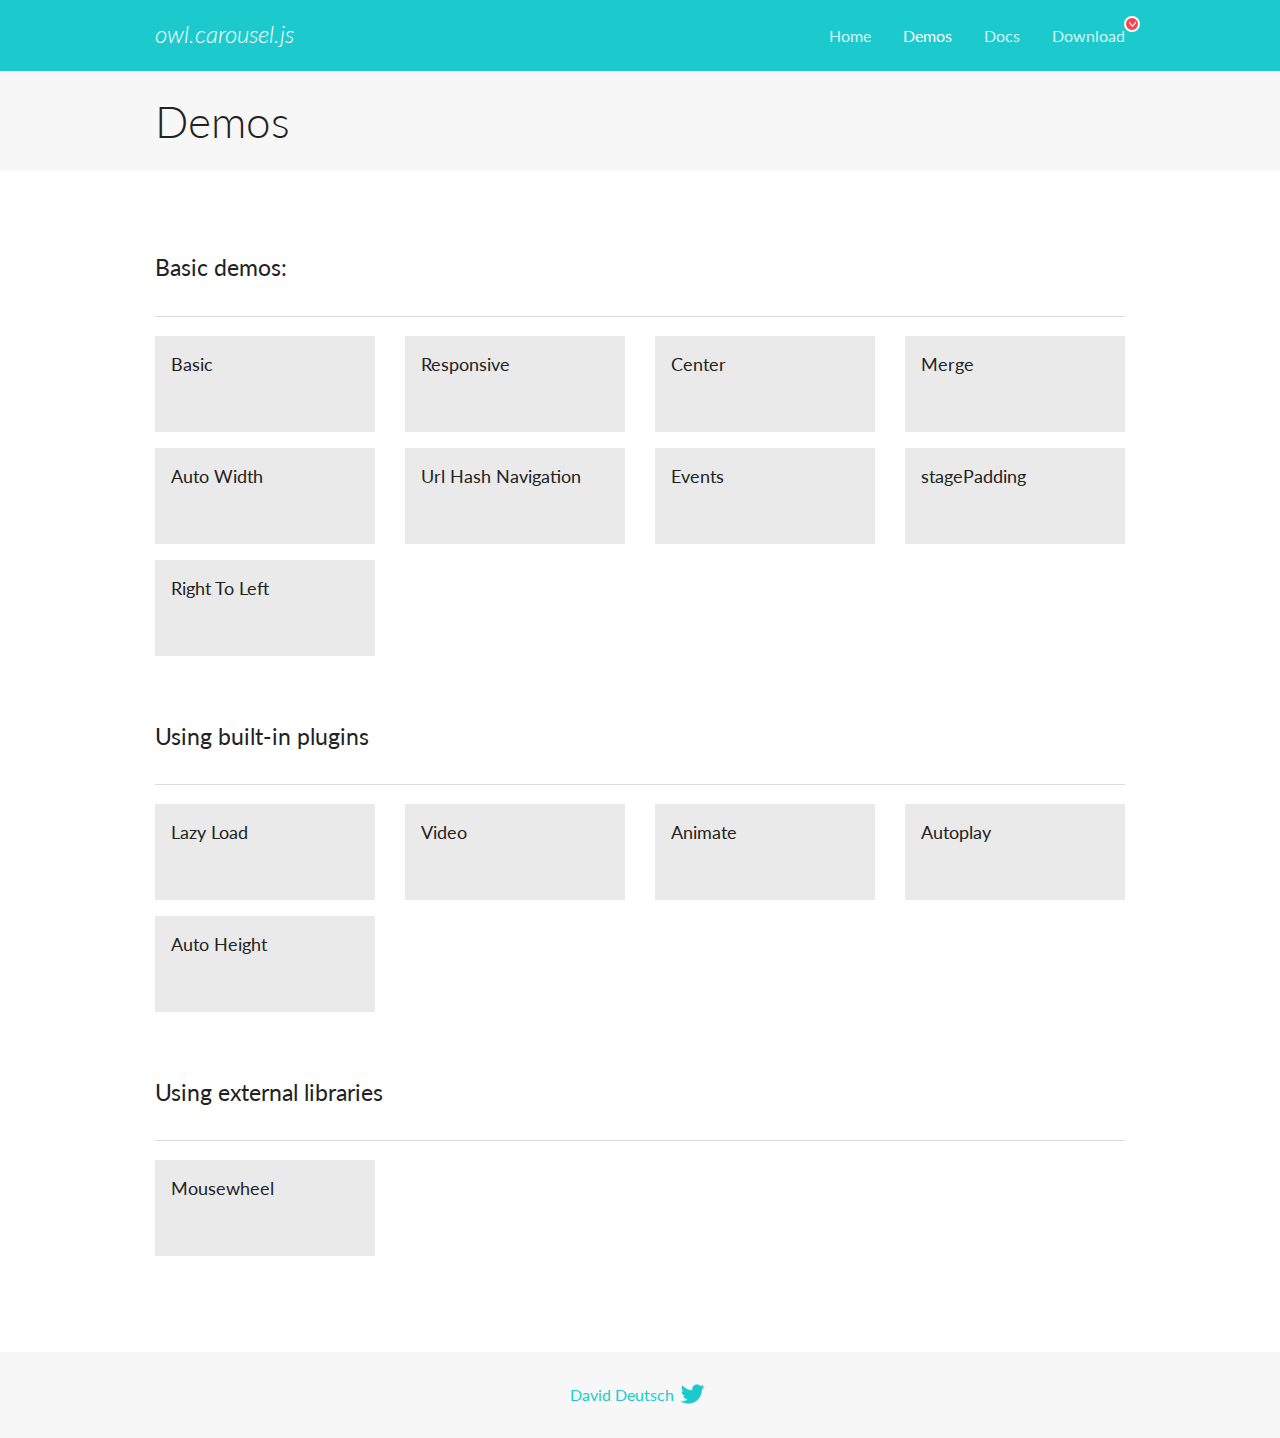
<file: Gym24/OwlCarousel2-2.3.4/OwlCarousel2-2.3.4/docs/demos/demos.html>
<!DOCTYPE html>
<html lang="en">
  <head>

    <!-- head -->
    <meta charset="utf-8">
    <meta name="msapplication-tap-highlight" content="no" />
    <meta name="viewport" content="width=device-width, initial-scale=1.0" />
    <meta name="description" content="A list of Owl Carousel examples.">
    <meta name="author" content="David Deutsch">
    <title>
      Demos | Owl Carousel | 2.3.4
    </title>

    <!-- Stylesheets -->
    <link href='https://fonts.googleapis.com/css?family=Lato:300,400,700,400italic,300italic' rel='stylesheet' type='text/css'>
    <link rel="stylesheet" href="../assets/css/docs.theme.min.css">

    <!-- Owl Stylesheets -->
    <link rel="stylesheet" href="../assets/owlcarousel/assets/owl.carousel.min.css">
    <link rel="stylesheet" href="../assets/owlcarousel/assets/owl.theme.default.min.css">

    <!-- HTML5 shim and Respond.js IE8 support of HTML5 elements and media queries -->

    <!--[if lt IE 9]>
      <script src="https://oss.maxcdn.com/libs/html5shiv/3.7.0/html5shiv.js"></script>
      <script src="https://oss.maxcdn.com/libs/respond.js/1.3.0/respond.min.js"></script>
    <![endif]-->

    <!-- Favicons -->
    <link rel="apple-touch-icon-precomposed" sizes="144x144" href="../assets/ico/apple-touch-icon-144-precomposed.png">
    <link rel="shortcut icon" href="../assets/ico/favicon.png">
    <link rel="shortcut icon" href="favicon.ico">

    <!-- Yeah i know js should not be in header. Its required for demos.-->

    <!-- javascript -->
    <script src="../assets/vendors/jquery.min.js"></script>
    <script src="../assets/owlcarousel/owl.carousel.js"></script>
  </head>
  <body>

    <!-- header -->
    <header class="header">
      <div class="row">
        <div class="large-12 columns">
          <div class="brand left">
            <h3>
              <a href="/OwlCarousel2/">owl.carousel.js</a> 
            </h3>
          </div>
          <a id="toggle-nav" class="right">
            <span></span> <span></span> <span></span> 
          </a> 
          <div class="nav-bar">
            <ul class="clearfix">
              <li> <a href="/OwlCarousel2/index.html">Home</a>  </li>
              <li class="active">
                <a href="/OwlCarousel2/demos/demos.html">Demos</a> 
              </li>
              <li> <a href="/OwlCarousel2/docs/started-welcome.html">Docs</a>  </li>
              <li>
                <a href="https://github.com/OwlCarousel2/OwlCarousel2/archive/2.3.4.zip">Download</a> 
                <span class="download"></span> 
              </li>
            </ul>
          </div>
        </div>
      </div>
    </header>

    <!-- title -->
    <section class="title">
      <div class="row">
        <div class="large-12 columns">
          <h1>Demos</h1>
        </div>
      </div>
    </section>

    <!--  Demos -->
    <section id="demos">
      <div class="row">
        <div class="large-12 columns">
          <h4 id="basic-demos-">Basic demos:</h4>
          <hr>
          <div class="demo-list">
            <div class="row">
              <div class="small-6 medium-4 large-3 columns">
                <a href="basic.html" class="demo-block">
                  <h5>Basic </h5>
                </a> 
              </div>
              <div class="small-6 medium-4 large-3 columns">
                <a href="responsive.html" class="demo-block">
                  <h5>Responsive </h5>
                </a> 
              </div>
              <div class="small-6 medium-4 large-3 columns">
                <a href="center.html" class="demo-block">
                  <h5>Center </h5>
                </a> 
              </div>
              <div class="small-6 medium-4 large-3 columns">
                <a href="merge.html" class="demo-block">
                  <h5>Merge </h5>
                </a> 
              </div>
              <div class="small-6 medium-4 large-3 columns">
                <a href="autowidth.html" class="demo-block">
                  <h5>Auto Width </h5>
                </a> 
              </div>
              <div class="small-6 medium-4 large-3 columns">
                <a href="urlhashnav.html" class="demo-block">
                  <h5>Url Hash Navigation </h5>
                </a> 
              </div>
              <div class="small-6 medium-4 large-3 columns">
                <a href="events.html" class="demo-block">
                  <h5>Events </h5>
                </a> 
              </div>
              <div class="small-6 medium-4 large-3 columns">
                <a href="stagepadding.html" class="demo-block">
                  <h5>stagePadding </h5>
                </a> 
              </div>
              <div class="small-6 medium-4 large-3 columns">
                <a href="rtl.html" class="demo-block">
                  <h5>Right To Left </h5>
                </a> 
              </div>
            </div>
          </div>
          <h4 id="using-built-in-plugins">Using built-in plugins</h4>
          <hr>
          <div class="demo-list">
            <div class="row">
              <div class="small-6 medium-4 large-3 columns">
                <a href="lazyLoad.html" class="demo-block">
                  <h5>Lazy Load </h5>
                </a> 
              </div>
              <div class="small-6 medium-4 large-3 columns">
                <a href="video.html" class="demo-block">
                  <h5>Video </h5>
                </a> 
              </div>
              <div class="small-6 medium-4 large-3 columns">
                <a href="animate.html" class="demo-block">
                  <h5>Animate </h5>
                </a> 
              </div>
              <div class="small-6 medium-4 large-3 columns">
                <a href="autoplay.html" class="demo-block">
                  <h5>Autoplay </h5>
                </a> 
              </div>
              <div class="small-6 medium-4 large-3 columns">
                <a href="autoheight.html" class="demo-block">
                  <h5>Auto Height </h5>
                </a> 
              </div>
            </div>
          </div>
          <h4 id="using-external-libraries">Using external libraries</h4>
          <hr>
          <div class="demo-list">
            <div class="row">
              <div class="small-6 medium-4 large-3 columns">
                <a href="mousewheel.html" class="demo-block">
                  <h5>Mousewheel </h5>
                </a> 
              </div>
            </div>
          </div>
        </div>
      </div>
    </section>

    <!-- footer -->
    <footer class="footer">
      <div class="row">
        <div class="large-12 columns">
          <h5>
            <a href="/OwlCarousel2/docs/support-contact.html">David Deutsch</a> 
            <a id="custom-tweet-button" href="https://twitter.com/share?url=https://github.com/OwlCarousel2/OwlCarousel2&text=Owl Carousel - This is so awesome! " target="_blank"></a> 
          </h5>
        </div>
      </div>
    </footer>

    <!-- vendors -->
    <script src="../assets/vendors/highlight.js"></script>
    <script src="../assets/js/app.js"></script>
  </body>
</html>
</file>
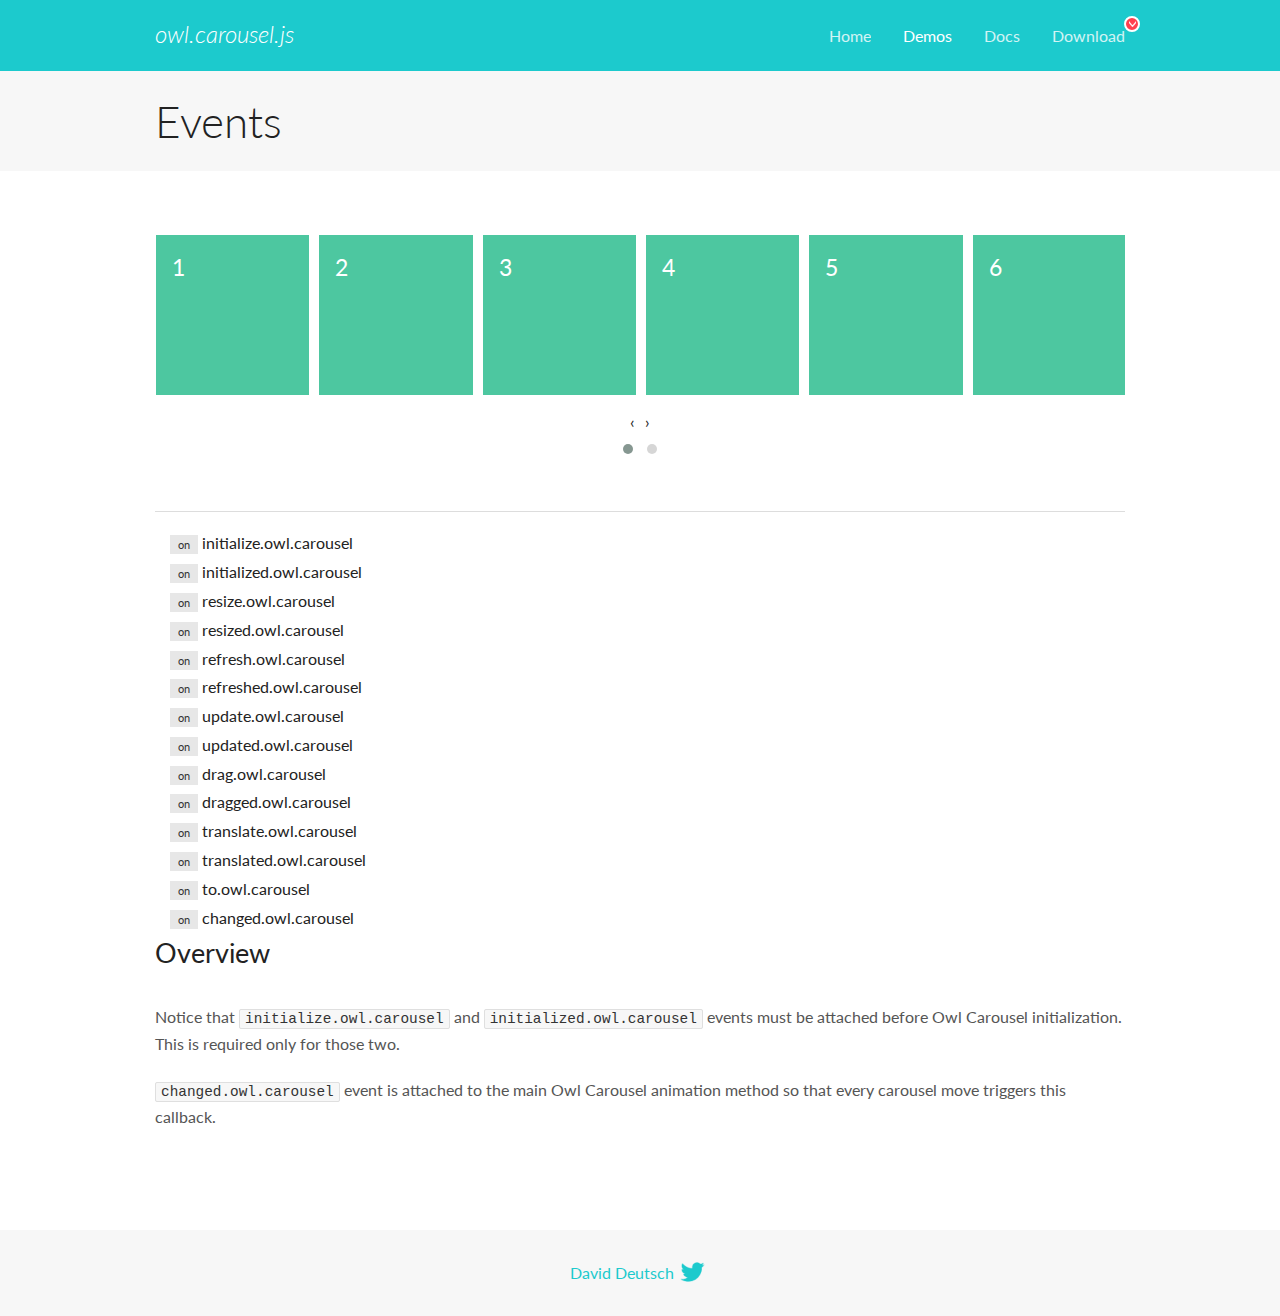
<file: Gym24/OwlCarousel2-2.3.4/OwlCarousel2-2.3.4/docs/demos/events.html>
<!DOCTYPE html>
<html lang="en">
  <head>

    <!-- head -->
    <meta charset="utf-8">
    <meta name="msapplication-tap-highlight" content="no" />
    <meta name="viewport" content="width=device-width, initial-scale=1.0" />
    <meta name="description" content="Events usage demo">
    <meta name="author" content="David Deutsch">
    <title>
      Events Demo | Owl Carousel | 2.3.4
    </title>

    <!-- Stylesheets -->
    <link href='https://fonts.googleapis.com/css?family=Lato:300,400,700,400italic,300italic' rel='stylesheet' type='text/css'>
    <link rel="stylesheet" href="../assets/css/docs.theme.min.css">

    <!-- Owl Stylesheets -->
    <link rel="stylesheet" href="../assets/owlcarousel/assets/owl.carousel.min.css">
    <link rel="stylesheet" href="../assets/owlcarousel/assets/owl.theme.default.min.css">

    <!-- HTML5 shim and Respond.js IE8 support of HTML5 elements and media queries -->

    <!--[if lt IE 9]>
      <script src="https://oss.maxcdn.com/libs/html5shiv/3.7.0/html5shiv.js"></script>
      <script src="https://oss.maxcdn.com/libs/respond.js/1.3.0/respond.min.js"></script>
    <![endif]-->

    <!-- Favicons -->
    <link rel="apple-touch-icon-precomposed" sizes="144x144" href="../assets/ico/apple-touch-icon-144-precomposed.png">
    <link rel="shortcut icon" href="../assets/ico/favicon.png">
    <link rel="shortcut icon" href="favicon.ico">

    <!-- Yeah i know js should not be in header. Its required for demos.-->

    <!-- javascript -->
    <script src="../assets/vendors/jquery.min.js"></script>
    <script src="../assets/owlcarousel/owl.carousel.js"></script>
  </head>
  <body>

    <!-- header -->
    <header class="header">
      <div class="row">
        <div class="large-12 columns">
          <div class="brand left">
            <h3>
              <a href="/OwlCarousel2/">owl.carousel.js</a> 
            </h3>
          </div>
          <a id="toggle-nav" class="right">
            <span></span> <span></span> <span></span> 
          </a> 
          <div class="nav-bar">
            <ul class="clearfix">
              <li> <a href="/OwlCarousel2/index.html">Home</a>  </li>
              <li class="active">
                <a href="/OwlCarousel2/demos/demos.html">Demos</a> 
              </li>
              <li> <a href="/OwlCarousel2/docs/started-welcome.html">Docs</a>  </li>
              <li>
                <a href="https://github.com/OwlCarousel2/OwlCarousel2/archive/2.3.4.zip">Download</a> 
                <span class="download"></span> 
              </li>
            </ul>
          </div>
        </div>
      </div>
    </header>

    <!-- title -->
    <section class="title">
      <div class="row">
        <div class="large-12 columns">
          <h1>Events</h1>
        </div>
      </div>
    </section>

    <!--  Demos -->
    <section id="demos">
      <div class="row">
        <div class="large-12 columns">
          <div class="owl-carousel owl-theme">
            <div class="item">
              <h4>1</h4>
            </div>
            <div class="item">
              <h4>2</h4>
            </div>
            <div class="item">
              <h4>3</h4>
            </div>
            <div class="item">
              <h4>4</h4>
            </div>
            <div class="item">
              <h4>5</h4>
            </div>
            <div class="item">
              <h4>6</h4>
            </div>
            <div class="item">
              <h4>7</h4>
            </div>
            <div class="item">
              <h4>8</h4>
            </div>
            <div class="item">
              <h4>9</h4>
            </div>
            <div class="item">
              <h4>10</h4>
            </div>
            <div class="item">
              <h4>11</h4>
            </div>
            <div class="item">
              <h4>12</h4>
            </div>
          </div>
          <hr>
          <div class="large-12 columns callbacks">
            <div><span class="label secondary initialize">on</span>  initialize.owl.carousel </div>
            <div><span class="label secondary initialized">on</span>  initialized.owl.carousel </div>
            <div><span class="label secondary resize">on</span>  resize.owl.carousel </div>
            <div><span class="label secondary resized">on</span>  resized.owl.carousel </div>
            <div><span class="label secondary refresh">on</span>  refresh.owl.carousel </div>
            <div><span class="label secondary refreshed">on</span>  refreshed.owl.carousel </div>
            <div><span class="label secondary update">on</span>  update.owl.carousel </div>
            <div><span class="label secondary updated">on</span>  updated.owl.carousel </div>
            <div><span class="label secondary drag">on</span>  drag.owl.carousel </div>
            <div><span class="label secondary dragged">on</span>  dragged.owl.carousel </div>
            <div><span class="label secondary translate">on</span>  translate.owl.carousel </div>
            <div><span class="label secondary translated">on</span>  translated.owl.carousel </div>
            <div><span class="label secondary to">on</span>  to.owl.carousel </div>
            <div><span class="label secondary changed">on</span>  changed.owl.carousel </div>
          </div>
          <h3 id="overview">Overview</h3>
          <p>Notice that <code>initialize.owl.carousel</code> and <code>initialized.owl.carousel</code> events must be attached before Owl Carousel initialization. This is required only for those two.</p>
          <p><code>changed.owl.carousel</code> event is attached to the main Owl Carousel animation method so that every carousel move triggers this callback.</p>
          <script>
            jQuery(document).ready(function($) {
              var owl = $('.owl-carousel');
              owl.on('initialize.owl.carousel initialized.owl.carousel ' +
                'initialize.owl.carousel initialize.owl.carousel ' +
                'resize.owl.carousel resized.owl.carousel ' +
                'refresh.owl.carousel refreshed.owl.carousel ' +
                'update.owl.carousel updated.owl.carousel ' +
                'drag.owl.carousel dragged.owl.carousel ' +
                'translate.owl.carousel translated.owl.carousel ' +
                'to.owl.carousel changed.owl.carousel',
                function(e) {
                  $('.' + e.type)
                    .removeClass('secondary')
                    .addClass('success');
                  window.setTimeout(function() {
                    $('.' + e.type)
                      .removeClass('success')
                      .addClass('secondary');
                  }, 500);
                });
              owl.owlCarousel({
                loop: true,
                nav: true,
                lazyLoad: true,
                margin: 10,
                video: true,
                responsive: {
                  0: {
                    items: 1
                  },
                  600: {
                    items: 3
                  },
                  960: {
                    items: 5,
                  },
                  1200: {
                    items: 6
                  }
                }
              });
            });
          </script>
        </div>
      </div>
    </section>

    <!-- footer -->
    <footer class="footer">
      <div class="row">
        <div class="large-12 columns">
          <h5>
            <a href="/OwlCarousel2/docs/support-contact.html">David Deutsch</a> 
            <a id="custom-tweet-button" href="https://twitter.com/share?url=https://github.com/OwlCarousel2/OwlCarousel2&text=Owl Carousel - This is so awesome! " target="_blank"></a> 
          </h5>
        </div>
      </div>
    </footer>

    <!-- vendors -->
    <script src="../assets/vendors/highlight.js"></script>
    <script src="../assets/js/app.js"></script>
  </body>
</html>
</file>
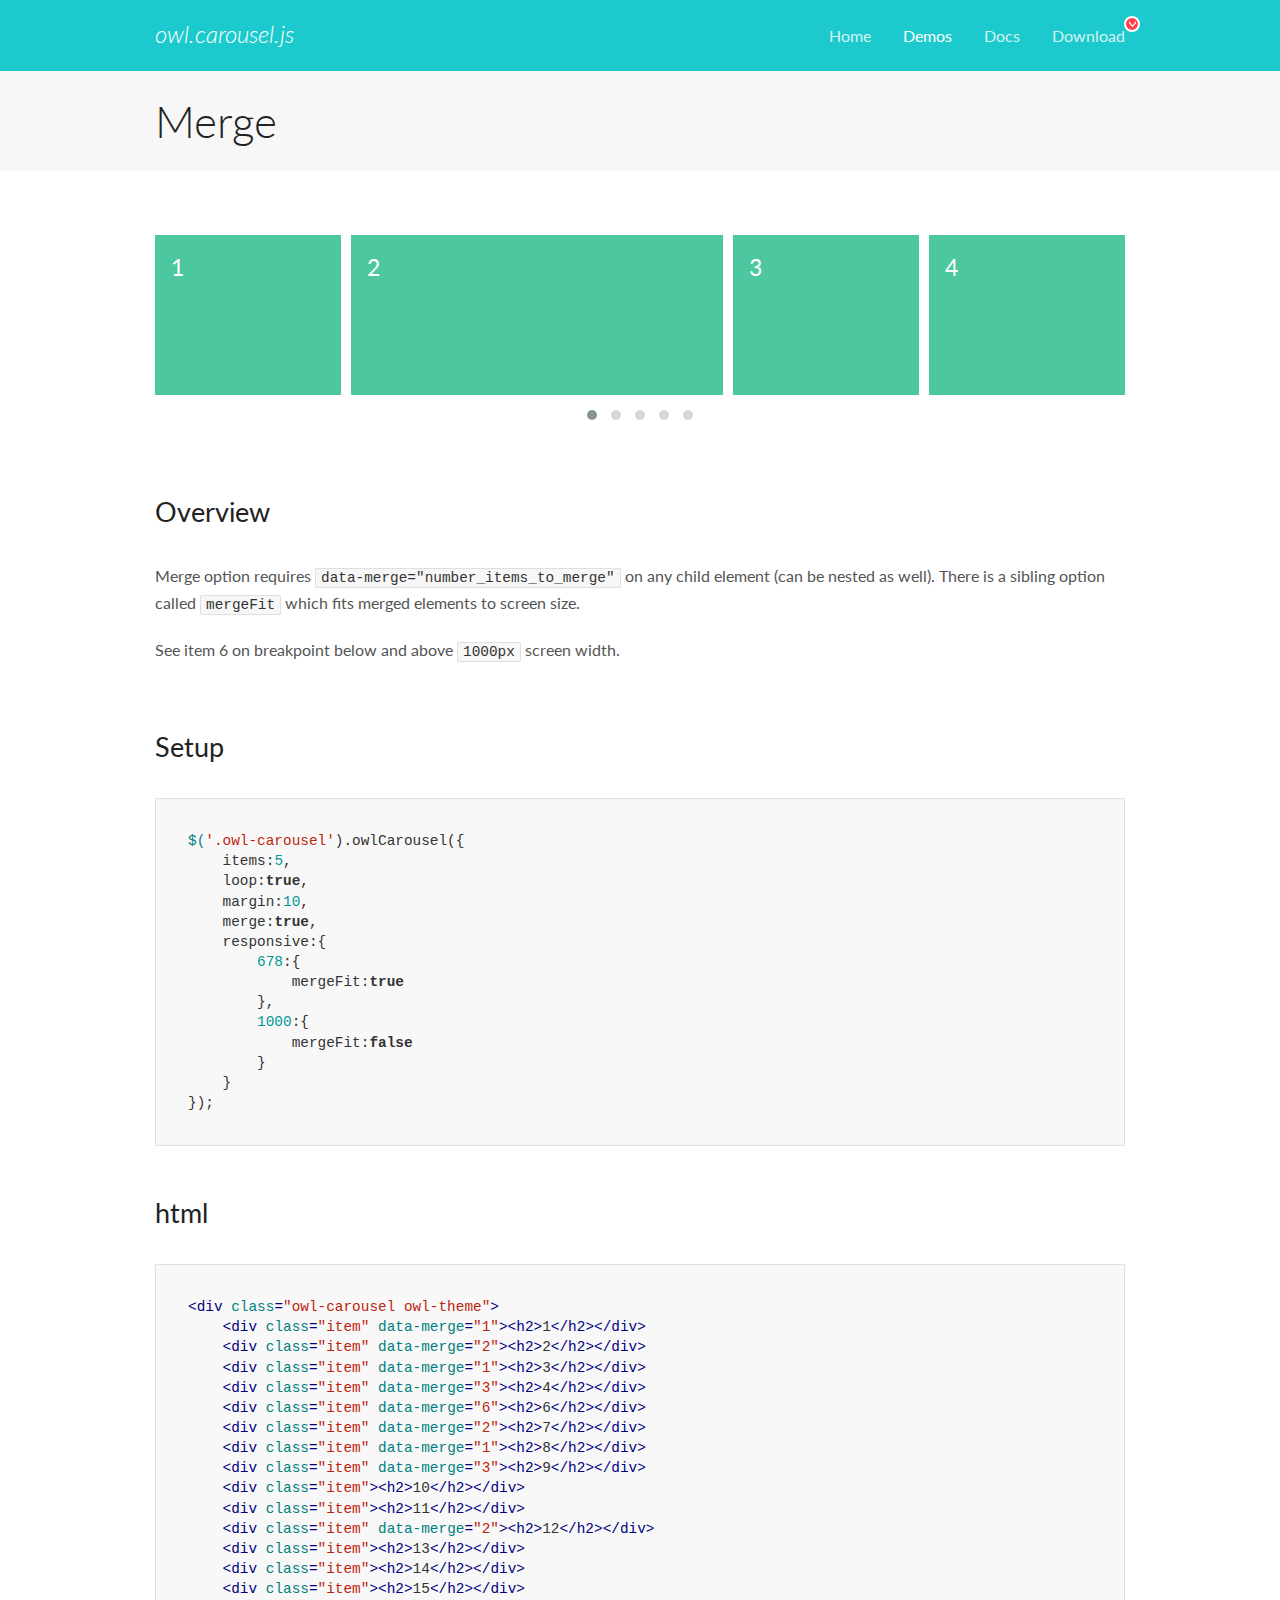
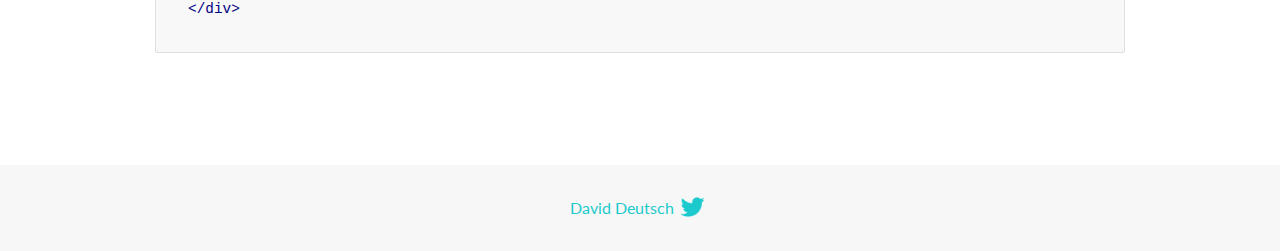
<file: Gym24/OwlCarousel2-2.3.4/OwlCarousel2-2.3.4/docs/demos/merge.html>
<!DOCTYPE html>
<html lang="en">
  <head>

    <!-- head -->
    <meta charset="utf-8">
    <meta name="msapplication-tap-highlight" content="no" />
    <meta name="viewport" content="width=device-width, initial-scale=1.0" />
    <meta name="description" content="Merge Items">
    <meta name="author" content="David Deutsch">
    <title>
      Merge Demo | Owl Carousel | 2.3.4
    </title>

    <!-- Stylesheets -->
    <link href='https://fonts.googleapis.com/css?family=Lato:300,400,700,400italic,300italic' rel='stylesheet' type='text/css'>
    <link rel="stylesheet" href="../assets/css/docs.theme.min.css">

    <!-- Owl Stylesheets -->
    <link rel="stylesheet" href="../assets/owlcarousel/assets/owl.carousel.min.css">
    <link rel="stylesheet" href="../assets/owlcarousel/assets/owl.theme.default.min.css">

    <!-- HTML5 shim and Respond.js IE8 support of HTML5 elements and media queries -->

    <!--[if lt IE 9]>
      <script src="https://oss.maxcdn.com/libs/html5shiv/3.7.0/html5shiv.js"></script>
      <script src="https://oss.maxcdn.com/libs/respond.js/1.3.0/respond.min.js"></script>
    <![endif]-->

    <!-- Favicons -->
    <link rel="apple-touch-icon-precomposed" sizes="144x144" href="../assets/ico/apple-touch-icon-144-precomposed.png">
    <link rel="shortcut icon" href="../assets/ico/favicon.png">
    <link rel="shortcut icon" href="favicon.ico">

    <!-- Yeah i know js should not be in header. Its required for demos.-->

    <!-- javascript -->
    <script src="../assets/vendors/jquery.min.js"></script>
    <script src="../assets/owlcarousel/owl.carousel.js"></script>
  </head>
  <body>

    <!-- header -->
    <header class="header">
      <div class="row">
        <div class="large-12 columns">
          <div class="brand left">
            <h3>
              <a href="/OwlCarousel2/">owl.carousel.js</a> 
            </h3>
          </div>
          <a id="toggle-nav" class="right">
            <span></span> <span></span> <span></span> 
          </a> 
          <div class="nav-bar">
            <ul class="clearfix">
              <li> <a href="/OwlCarousel2/index.html">Home</a>  </li>
              <li class="active">
                <a href="/OwlCarousel2/demos/demos.html">Demos</a> 
              </li>
              <li> <a href="/OwlCarousel2/docs/started-welcome.html">Docs</a>  </li>
              <li>
                <a href="https://github.com/OwlCarousel2/OwlCarousel2/archive/2.3.4.zip">Download</a> 
                <span class="download"></span> 
              </li>
            </ul>
          </div>
        </div>
      </div>
    </header>

    <!-- title -->
    <section class="title">
      <div class="row">
        <div class="large-12 columns">
          <h1>Merge</h1>
        </div>
      </div>
    </section>

    <!--  Demos -->
    <section id="demos">
      <div class="row">
        <div class="large-12 columns">
          <div class="owl-carousel owl-theme">
            <div class="item" data-merge="1">
              <h4>1</h4>
            </div>
            <div class="item" data-merge="2">
              <h4>2</h4>
            </div>
            <div class="item" data-merge="1">
              <h4>3</h4>
            </div>
            <div class="item" data-merge="3">
              <h4>4</h4>
            </div>
            <div class="item" data-merge="6">
              <h4>6</h4>
            </div>
            <div class="item" data-merge="2">
              <h4>7</h4>
            </div>
            <div class="item" data-merge="1">
              <h4>8</h4>
            </div>
            <div class="item" data-merge="3">
              <h4>9</h4>
            </div>
            <div class="item">
              <h4>10</h4>
            </div>
            <div class="item">
              <h4>11</h4>
            </div>
            <div class="item" data-merge="2">
              <h4>12</h4>
            </div>
            <div class="item">
              <h4>13</h4>
            </div>
            <div class="item">
              <h4>14</h4>
            </div>
            <div class="item">
              <h4>15</h4>
            </div>
          </div>
          <h3 id="overview">Overview</h3>
          <p>Merge option requires <code>data-merge=&quot;number_items_to_merge&quot;</code> on any child element (can be nested as well). There is a sibling option called <code>mergeFit</code> which fits merged elements to screen size. </p>
          <p>See item 6 on breakpoint below and above <code>1000px</code> screen width.</p>
          <h3 id="setup">Setup</h3>
          <pre><code>$(&#39;.owl-carousel&#39;).owlCarousel({
    items:5,
    loop:true,
    margin:10,
    merge:true,
    responsive:{
        678:{
            mergeFit:true
        },
        1000:{
            mergeFit:false
        }
    }
});</code></pre>
          <h3 id="html">html</h3>
          <pre><code>&lt;div class=&quot;owl-carousel owl-theme&quot;&gt;
    &lt;div class=&quot;item&quot; data-merge=&quot;1&quot;&gt;&lt;h2&gt;1&lt;/h2&gt;&lt;/div&gt;
    &lt;div class=&quot;item&quot; data-merge=&quot;2&quot;&gt;&lt;h2&gt;2&lt;/h2&gt;&lt;/div&gt;
    &lt;div class=&quot;item&quot; data-merge=&quot;1&quot;&gt;&lt;h2&gt;3&lt;/h2&gt;&lt;/div&gt;
    &lt;div class=&quot;item&quot; data-merge=&quot;3&quot;&gt;&lt;h2&gt;4&lt;/h2&gt;&lt;/div&gt;
    &lt;div class=&quot;item&quot; data-merge=&quot;6&quot;&gt;&lt;h2&gt;6&lt;/h2&gt;&lt;/div&gt;
    &lt;div class=&quot;item&quot; data-merge=&quot;2&quot;&gt;&lt;h2&gt;7&lt;/h2&gt;&lt;/div&gt;
    &lt;div class=&quot;item&quot; data-merge=&quot;1&quot;&gt;&lt;h2&gt;8&lt;/h2&gt;&lt;/div&gt;
    &lt;div class=&quot;item&quot; data-merge=&quot;3&quot;&gt;&lt;h2&gt;9&lt;/h2&gt;&lt;/div&gt;
    &lt;div class=&quot;item&quot;&gt;&lt;h2&gt;10&lt;/h2&gt;&lt;/div&gt;
    &lt;div class=&quot;item&quot;&gt;&lt;h2&gt;11&lt;/h2&gt;&lt;/div&gt;
    &lt;div class=&quot;item&quot; data-merge=&quot;2&quot;&gt;&lt;h2&gt;12&lt;/h2&gt;&lt;/div&gt;
    &lt;div class=&quot;item&quot;&gt;&lt;h2&gt;13&lt;/h2&gt;&lt;/div&gt;
    &lt;div class=&quot;item&quot;&gt;&lt;h2&gt;14&lt;/h2&gt;&lt;/div&gt;
    &lt;div class=&quot;item&quot;&gt;&lt;h2&gt;15&lt;/h2&gt;&lt;/div&gt;
&lt;/div&gt;</code></pre>
          <script>
            $(document).ready(function() {
              $('.owl-carousel').owlCarousel({
                items: 5,
                loop: true,
                margin: 10,
                merge: true,
                responsive: {
                  678: {
                    mergeFit: true
                  },
                  1000: {
                    mergeFit: false
                  }
                }
              });
            })
          </script>
        </div>
      </div>
    </section>

    <!-- footer -->
    <footer class="footer">
      <div class="row">
        <div class="large-12 columns">
          <h5>
            <a href="/OwlCarousel2/docs/support-contact.html">David Deutsch</a> 
            <a id="custom-tweet-button" href="https://twitter.com/share?url=https://github.com/OwlCarousel2/OwlCarousel2&text=Owl Carousel - This is so awesome! " target="_blank"></a> 
          </h5>
        </div>
      </div>
    </footer>

    <!-- vendors -->
    <script src="../assets/vendors/highlight.js"></script>
    <script src="../assets/js/app.js"></script>
  </body>
</html>
</file>
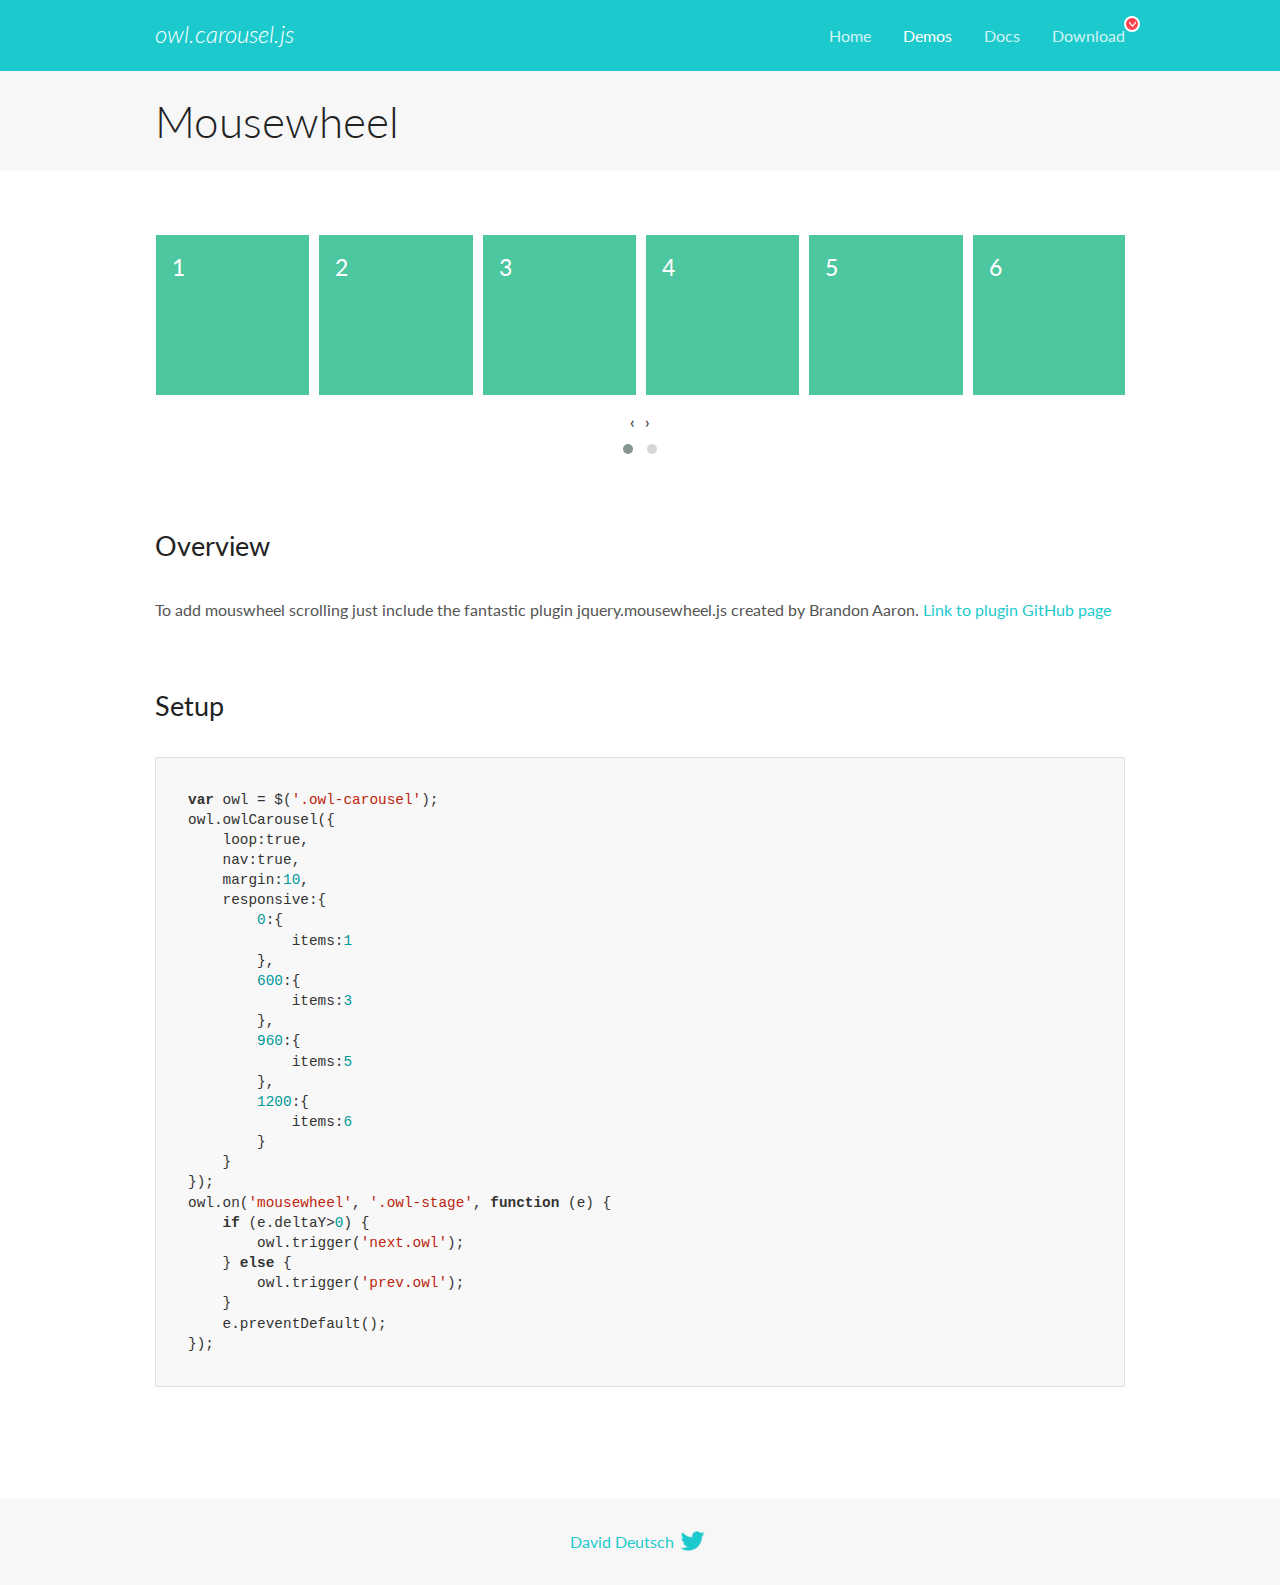
<file: Gym24/OwlCarousel2-2.3.4/OwlCarousel2-2.3.4/docs/demos/mousewheel.html>
<!DOCTYPE html>
<html lang="en">
  <head>

    <!-- head -->
    <meta charset="utf-8">
    <meta name="msapplication-tap-highlight" content="no" />
    <meta name="viewport" content="width=device-width, initial-scale=1.0" />
    <meta name="description" content="Mousewheel usage demo">
    <meta name="author" content="David Deutsch">
    <title>
      Mousewheel Demo | Owl Carousel | 2.3.4
    </title>

    <!-- Stylesheets -->
    <link href='https://fonts.googleapis.com/css?family=Lato:300,400,700,400italic,300italic' rel='stylesheet' type='text/css'>
    <link rel="stylesheet" href="../assets/css/docs.theme.min.css">

    <!-- Owl Stylesheets -->
    <link rel="stylesheet" href="../assets/owlcarousel/assets/owl.carousel.min.css">
    <link rel="stylesheet" href="../assets/owlcarousel/assets/owl.theme.default.min.css">

    <!-- HTML5 shim and Respond.js IE8 support of HTML5 elements and media queries -->

    <!--[if lt IE 9]>
      <script src="https://oss.maxcdn.com/libs/html5shiv/3.7.0/html5shiv.js"></script>
      <script src="https://oss.maxcdn.com/libs/respond.js/1.3.0/respond.min.js"></script>
    <![endif]-->

    <!-- Favicons -->
    <link rel="apple-touch-icon-precomposed" sizes="144x144" href="../assets/ico/apple-touch-icon-144-precomposed.png">
    <link rel="shortcut icon" href="../assets/ico/favicon.png">
    <link rel="shortcut icon" href="favicon.ico">

    <!-- Yeah i know js should not be in header. Its required for demos.-->

    <!-- javascript -->
    <script src="../assets/vendors/jquery.min.js"></script>
    <script src="../assets/owlcarousel/owl.carousel.js"></script>
  </head>
  <body>

    <!-- header -->
    <header class="header">
      <div class="row">
        <div class="large-12 columns">
          <div class="brand left">
            <h3>
              <a href="/OwlCarousel2/">owl.carousel.js</a> 
            </h3>
          </div>
          <a id="toggle-nav" class="right">
            <span></span> <span></span> <span></span> 
          </a> 
          <div class="nav-bar">
            <ul class="clearfix">
              <li> <a href="/OwlCarousel2/index.html">Home</a>  </li>
              <li class="active">
                <a href="/OwlCarousel2/demos/demos.html">Demos</a> 
              </li>
              <li> <a href="/OwlCarousel2/docs/started-welcome.html">Docs</a>  </li>
              <li>
                <a href="https://github.com/OwlCarousel2/OwlCarousel2/archive/2.3.4.zip">Download</a> 
                <span class="download"></span> 
              </li>
            </ul>
          </div>
        </div>
      </div>
    </header>

    <!-- title -->
    <section class="title">
      <div class="row">
        <div class="large-12 columns">
          <h1>Mousewheel</h1>
        </div>
      </div>
    </section>

    <!--  Demos -->
    <section id="demos">
      <div class="row">
        <div class="large-12 columns">
          <div class="owl-carousel owl-theme">
            <div class="item">
              <h4>1</h4>
            </div>
            <div class="item">
              <h4>2</h4>
            </div>
            <div class="item">
              <h4>3</h4>
            </div>
            <div class="item">
              <h4>4</h4>
            </div>
            <div class="item">
              <h4>5</h4>
            </div>
            <div class="item">
              <h4>6</h4>
            </div>
            <div class="item">
              <h4>7</h4>
            </div>
            <div class="item">
              <h4>8</h4>
            </div>
            <div class="item">
              <h4>9</h4>
            </div>
            <div class="item">
              <h4>10</h4>
            </div>
            <div class="item">
              <h4>11</h4>
            </div>
            <div class="item">
              <h4>12</h4>
            </div>
          </div>
          <h3 id="overview">Overview</h3>
          <p>To add mouswheel scrolling just include the fantastic plugin jquery.mousewheel.js created by Brandon Aaron.
            <a href="https://github.com/brandonaaron/jquery-mousewheel">Link to plugin GitHub page</a> 
          </p>
          <h3 id="setup">Setup</h3>
          <pre><code>var owl = $(&#39;.owl-carousel&#39;);
owl.owlCarousel({
    loop:true,
    nav:true,
    margin:10,
    responsive:{
        0:{
            items:1
        },
        600:{
            items:3
        },            
        960:{
            items:5
        },
        1200:{
            items:6
        }
    }
});
owl.on(&#39;mousewheel&#39;, &#39;.owl-stage&#39;, function (e) {
    if (e.deltaY&gt;0) {
        owl.trigger(&#39;next.owl&#39;);
    } else {
        owl.trigger(&#39;prev.owl&#39;);
    }
    e.preventDefault();
});</code></pre>
          <script src="../assets/vendors/jquery.mousewheel.min.js"></script>
          <script>
            $(document).ready(function() {
              var owl = $('.owl-carousel');
              owl.owlCarousel({
                loop: true,
                nav: true,
                margin: 10,
                responsive: {
                  0: {
                    items: 1
                  },
                  600: {
                    items: 3
                  },
                  960: {
                    items: 5
                  },
                  1200: {
                    items: 6
                  }
                }
              });
              owl.on('mousewheel', '.owl-stage', function(e) {
                if (e.deltaY > 0) {
                  owl.trigger('next.owl');
                } else {
                  owl.trigger('prev.owl');
                }
                e.preventDefault();
              });
            })
          </script>
        </div>
      </div>
    </section>

    <!-- footer -->
    <footer class="footer">
      <div class="row">
        <div class="large-12 columns">
          <h5>
            <a href="/OwlCarousel2/docs/support-contact.html">David Deutsch</a> 
            <a id="custom-tweet-button" href="https://twitter.com/share?url=https://github.com/OwlCarousel2/OwlCarousel2&text=Owl Carousel - This is so awesome! " target="_blank"></a> 
          </h5>
        </div>
      </div>
    </footer>

    <!-- vendors -->
    <script src="../assets/vendors/highlight.js"></script>
    <script src="../assets/js/app.js"></script>
  </body>
</html>
</file>
